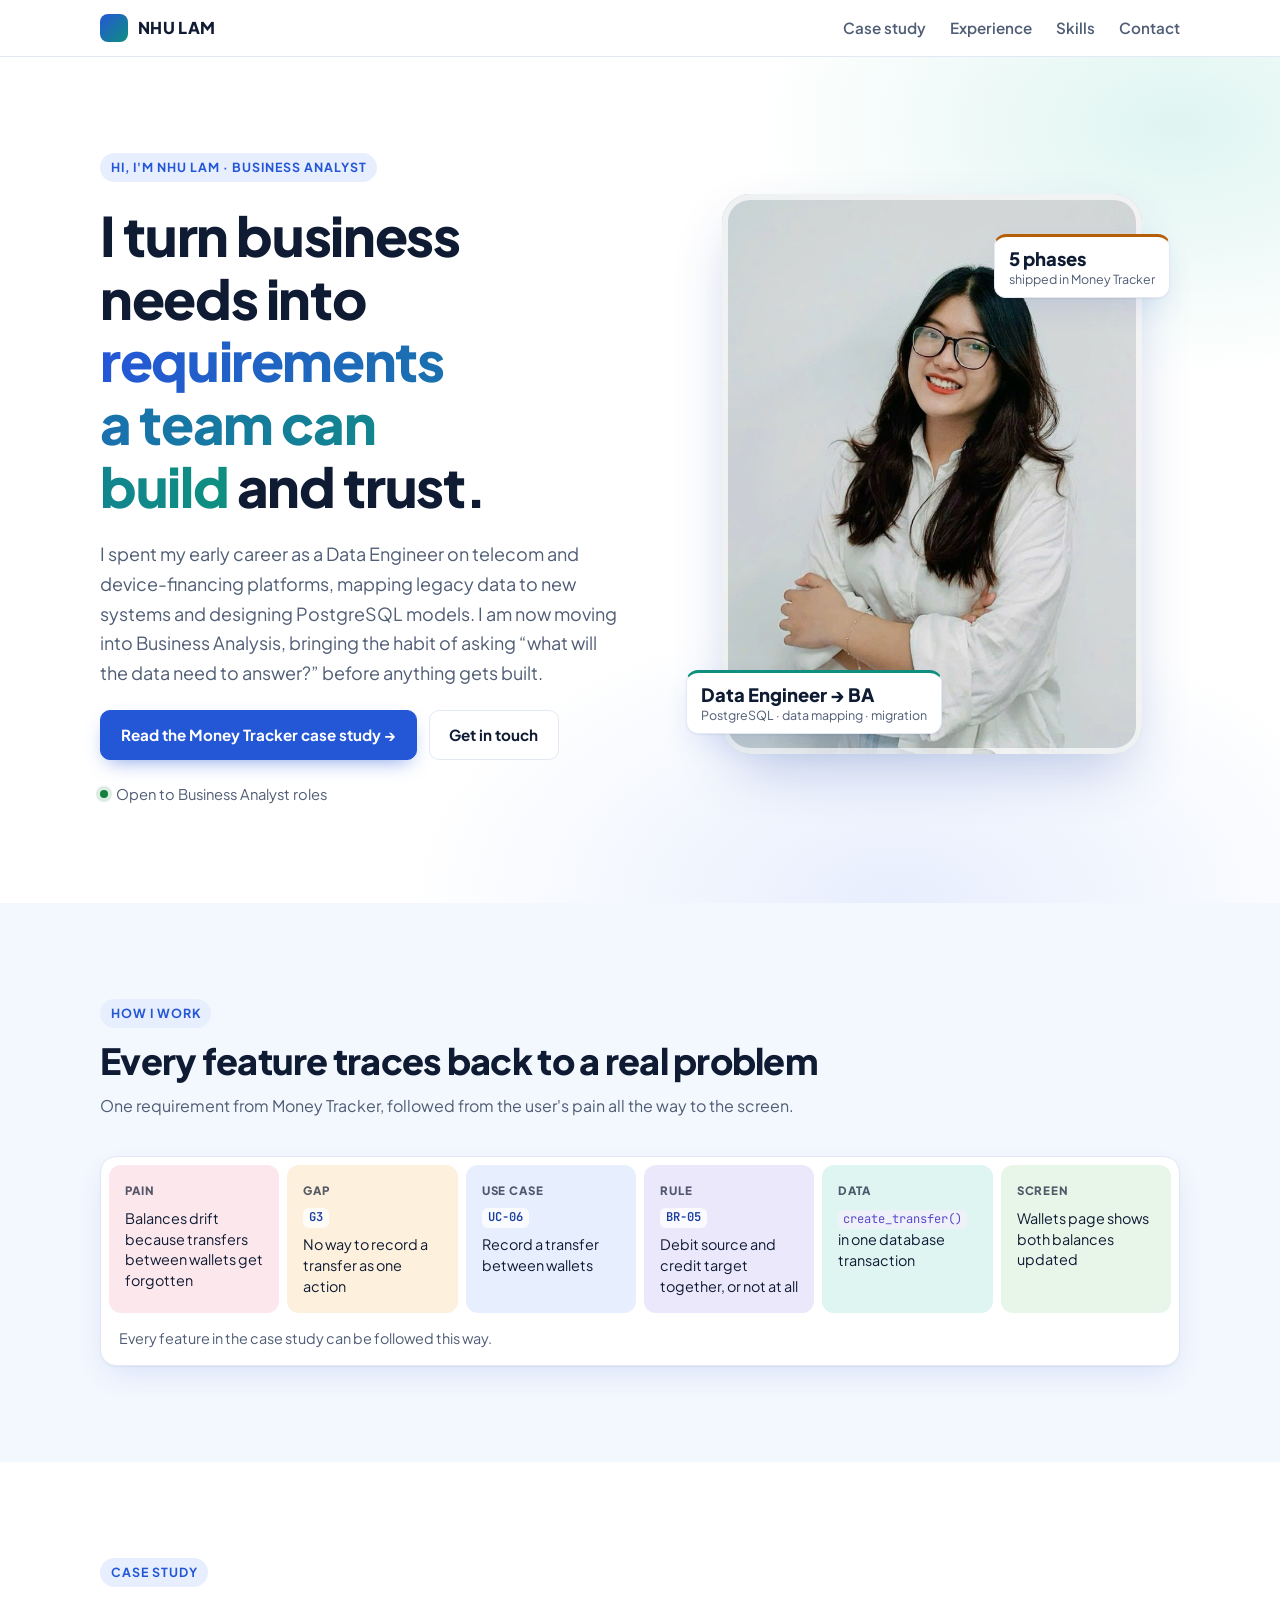
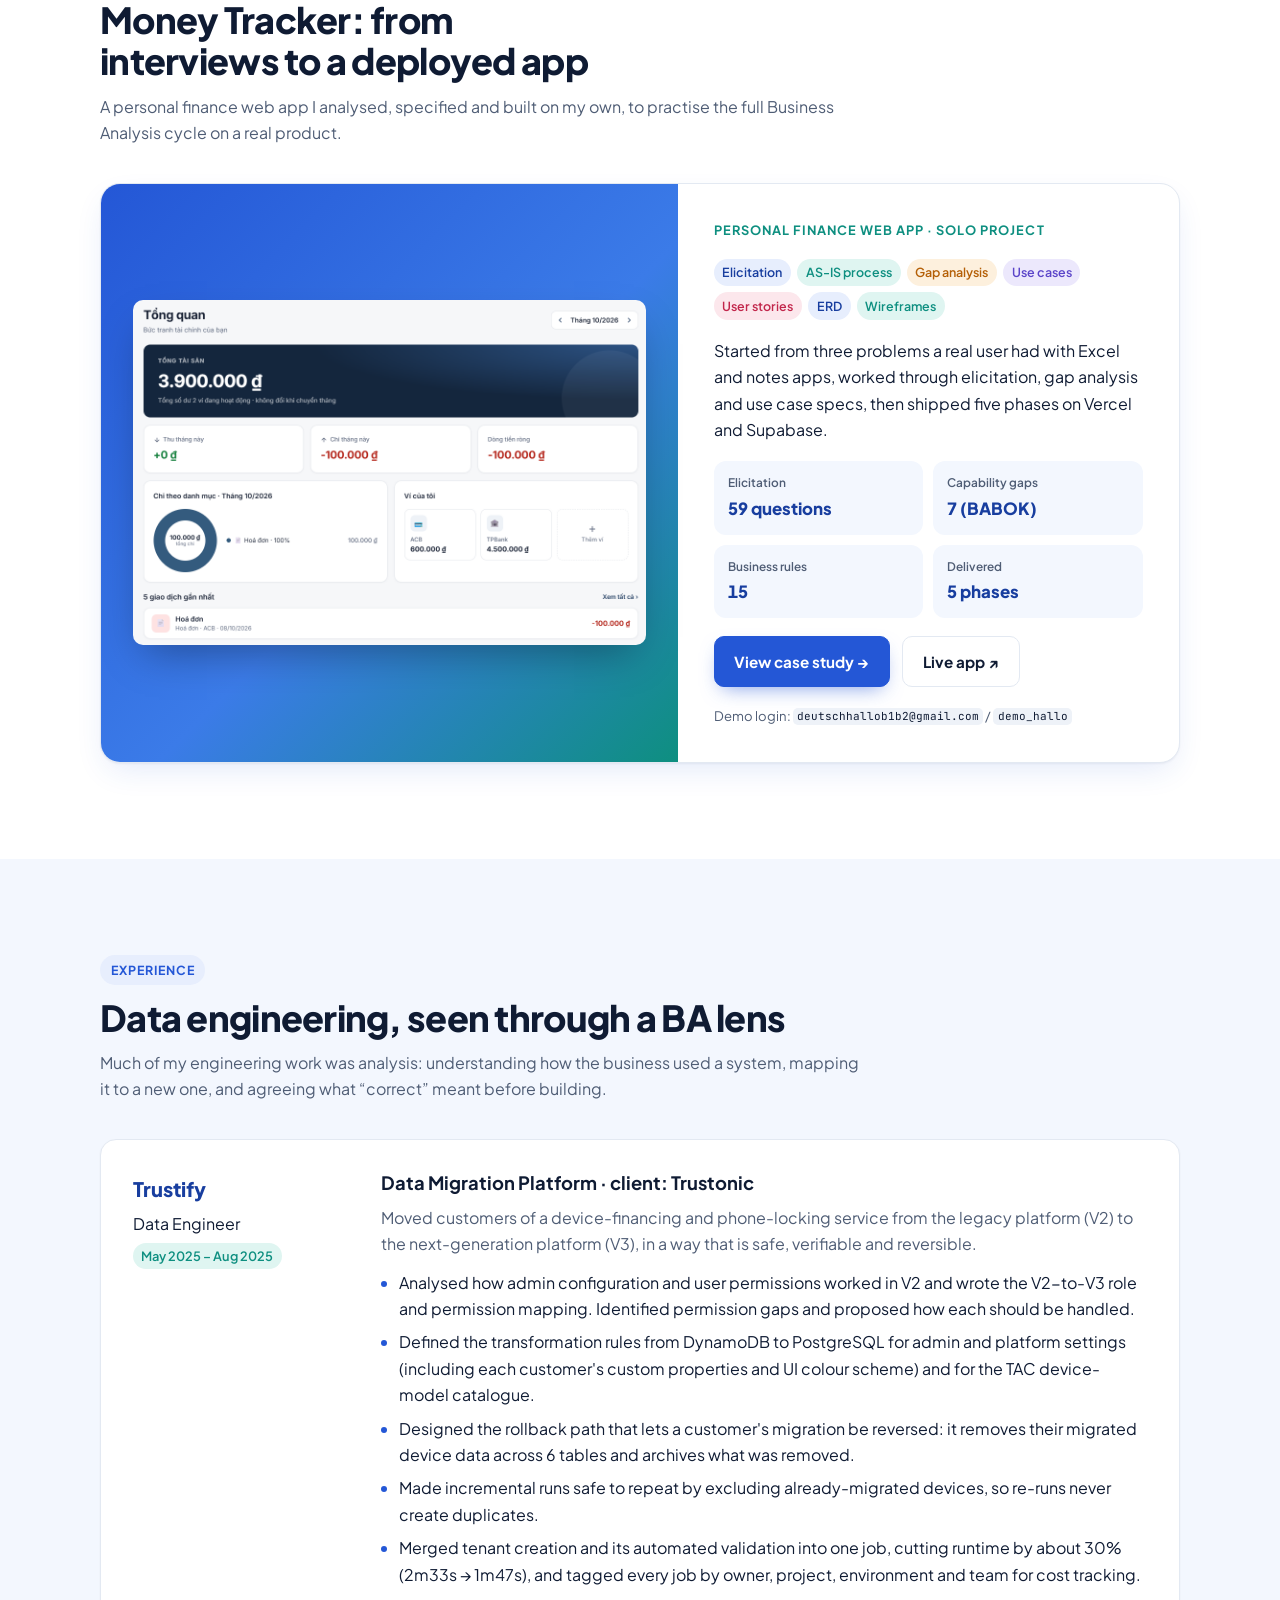
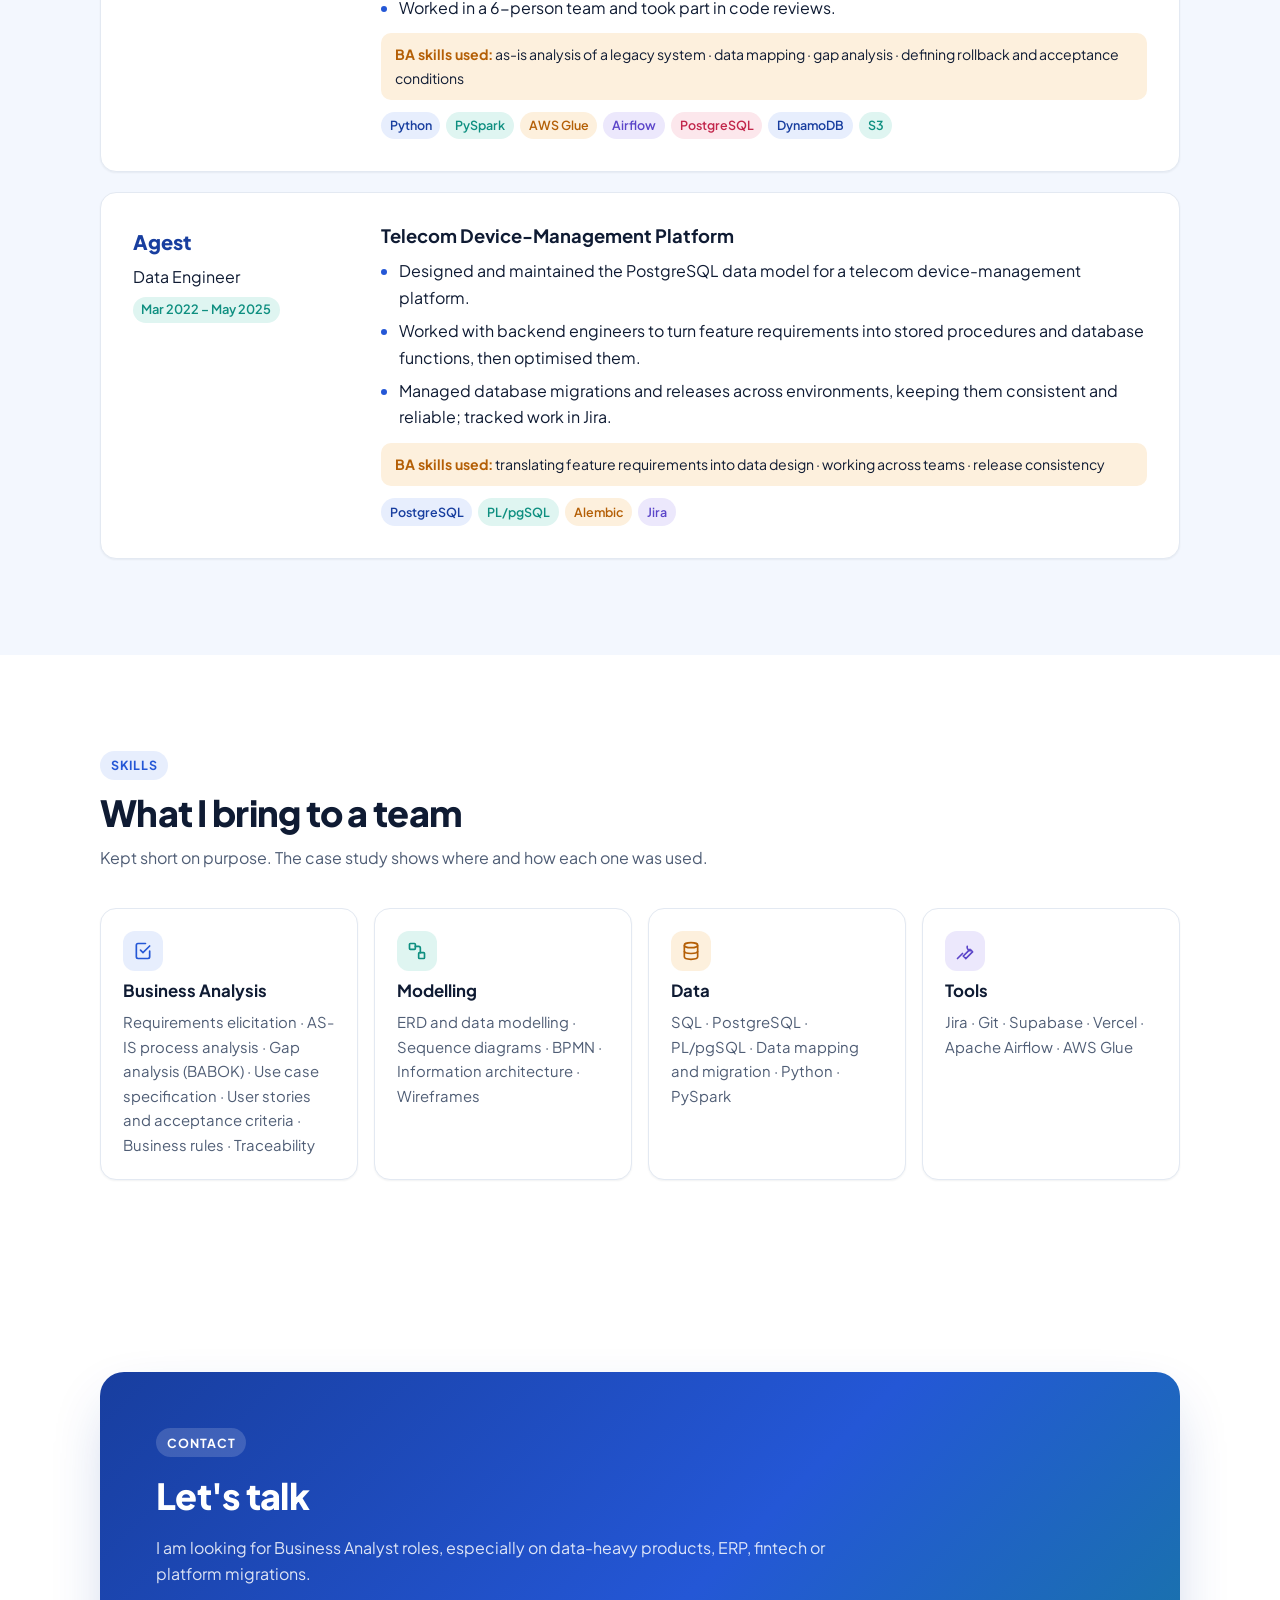
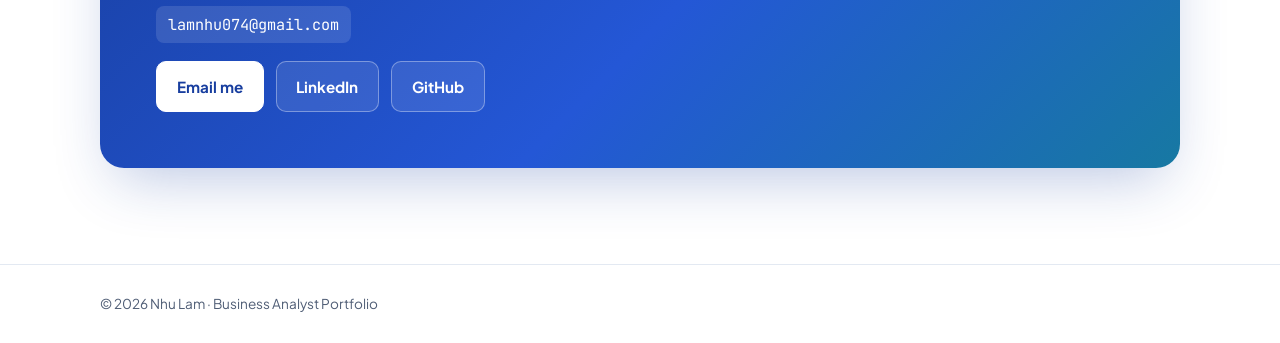
<file: index.html>
<!DOCTYPE html>
<html lang="en">
<head>
<meta charset="UTF-8">
<meta name="viewport" content="width=device-width, initial-scale=1, viewport-fit=cover">
<title>Nhu Lam · Business Analyst Portfolio</title>
<meta name="claude:viewport-fit-sides" content="cover">
<meta name="description" content="Data Engineer moving into Business Analysis. Case study: Money Tracker, from elicitation to a deployed product.">
<link rel="preconnect" href="https://fonts.googleapis.com">
<link rel="preconnect" href="https://fonts.gstatic.com" crossorigin>
<link rel="stylesheet" href="https://fonts.googleapis.com/css2?family=JetBrains+Mono:wght@500;600;700&family=Plus+Jakarta+Sans:wght@400;500;600;700;800&display=swap">
<link rel="stylesheet" href="style.css">
</head>
<body>

<header class="site-header">
  <div class="wrap">
    <a class="brand" href="#top">NHU LAM</a>
    <nav class="nav" aria-label="Main">
      <a href="#work">Case study</a>
      <a href="#experience">Experience</a>
      <a href="#skills">Skills</a>
      <a href="#contact">Contact</a>
    </nav>
  </div>
</header>

<main id="top">

  <section class="hero">
    <div class="wrap">
      <div class="hero-copy">
        <p class="eyebrow">Hi, I'm Nhu Lam · Business Analyst</p>
        <h1>I turn business needs into <span class="hl">requirements a team can build</span> and trust.</h1>
        <p class="lede">I spent my early career as a Data Engineer on telecom and device-financing platforms, mapping legacy data to new systems and designing PostgreSQL models. I am now moving into Business Analysis, bringing the habit of asking “what will the data need to answer?” before anything gets built.</p>
        <div class="actions">
          <a class="btn primary" href="money-tracker.html">Read the Money Tracker case study →</a>
          <a class="btn" href="#contact">Get in touch</a>
        </div>
        <div class="hero-meta">
          <span>Open to Business Analyst roles</span>
        </div>
      </div>

      <div class="mock portrait">
        <div class="portrait-frame">
          <img src="portrait.jpg" alt="Portrait of Nhu Lam" width="720" height="960">
        </div>
        <div class="float f1"><b>Data Engineer → BA</b>PostgreSQL · data mapping · migration</div>
        <div class="float f2"><b>5 phases</b>shipped in Money Tracker</div>
      </div>
    </div>
  </section>

  <section id="how">
    <div class="wrap">
      <div class="section-head">
        <p class="eyebrow">How I work</p>
        <h2>Every feature traces back to a real problem</h2>
        <p class="muted">One requirement from Money Tracker, followed from the user's pain all the way to the screen.</p>
      </div>
      <aside class="trace" aria-label="Example of requirement traceability">
                <ol>
          <li><span class="k">Pain</span><span class="v">Balances drift because transfers between wallets get forgotten</span></li>
          <li><span class="k">Gap</span><span class="v"><span class="id">G3</span>No way to record a transfer as one action</span></li>
          <li><span class="k">Use case</span><span class="v"><span class="id">UC-06</span>Record a transfer between wallets</span></li>
          <li><span class="k">Rule</span><span class="v"><span class="id">BR-05</span>Debit source and credit target together, or not at all</span></li>
          <li><span class="k">Data</span><span class="v"><code>create_transfer()</code> in one database transaction</span></li>
          <li><span class="k">Screen</span><span class="v">Wallets page shows both balances updated</span></li>
        </ol>
        <p class="trace-foot">Every feature in the case study can be followed this way.</p>
      </aside>
    </div>
  </section>

  <section id="work">
    <div class="wrap">
      <div class="section-head">
        <p class="eyebrow">Case study</p>
        <h2>Money Tracker: from interviews to a deployed app</h2>
        <p class="muted">A personal finance web app I analysed, specified and built on my own, to practise the full Business Analysis cycle on a real product.</p>
      </div>

      <article class="feature">
        <div class="feature-shot">
          <img src="dashboard-crop.png" alt="Money Tracker dashboard showing total balance, monthly income and expense, spending by category and wallets" width="1070" height="720" loading="lazy">
        </div>
        <div class="feature-body">
          <p class="kicker">Personal finance web app · Solo project</p>
          <div class="tags">
            <span class="tag">Elicitation</span>
            <span class="tag">AS-IS process</span>
            <span class="tag">Gap analysis</span>
            <span class="tag">Use cases</span>
            <span class="tag">User stories</span>
            <span class="tag">ERD</span>
            <span class="tag">Wireframes</span>
          </div>
          <p>Started from three problems a real user had with Excel and notes apps, worked through elicitation, gap analysis and use case specs, then shipped five phases on Vercel and Supabase.</p>
          <dl class="facts">
            <div><dt>Elicitation</dt><dd>59 questions</dd></div>
            <div><dt>Capability gaps</dt><dd>7 (BABOK)</dd></div>
            <div><dt>Business rules</dt><dd>15</dd></div>
            <div><dt>Delivered</dt><dd>5 phases</dd></div>
          </dl>
          <div class="actions">
            <a class="btn primary" href="money-tracker.html">View case study →</a>
            <a class="btn" href="https://money-tracker-bice-nu.vercel.app/login" target="_blank" rel="noopener">Live app ↗</a>
          </div>
          <p class="demo-note">Demo login: <code>deutschhallob1b2@gmail.com</code> / <code>demo_hallo</code></p>
        </div>
      </article>
    </div>
  </section>

  <section id="experience">
    <div class="wrap">
      <div class="section-head">
        <p class="eyebrow">Experience</p>
        <h2>Data engineering, seen through a BA lens</h2>
        <p class="muted">Much of my engineering work was analysis: understanding how the business used a system, mapping it to a new one, and agreeing what “correct” meant before building.</p>
      </div>

      <div class="jobs">
        <article class="job">
          <div class="job-side">
            <span class="co">Trustify</span>
            <span>Data Engineer</span>
            <span class="when">May 2025 – Aug 2025</span>
          </div>
          <div class="job-main">
            <h3>Data Migration Platform · client: Trustonic</h3>
            <p class="muted">Moved customers of a device-financing and phone-locking service from the legacy platform (V2) to the next-generation platform (V3), in a way that is safe, verifiable and reversible.</p>
            <ul>
              <li>Analysed how admin configuration and user permissions worked in V2 and wrote the V2-to-V3 role and permission mapping. Identified permission gaps and proposed how each should be handled.</li>
              <li>Defined the transformation rules from DynamoDB to PostgreSQL for admin and platform settings (including each customer's custom properties and UI colour scheme) and for the TAC device-model catalogue.</li>
              <li>Designed the rollback path that lets a customer's migration be reversed: it removes their migrated device data across 6 tables and archives what was removed.</li>
              <li>Made incremental runs safe to repeat by excluding already-migrated devices, so re-runs never create duplicates.</li>
              <li>Merged tenant creation and its automated validation into one job, cutting runtime by about 30% (2m33s → 1m47s), and tagged every job by owner, project, environment and team for cost tracking.</li>
              <li>Worked in a 6-person team and took part in code reviews.</li>
            </ul>
            <p class="ba-lens"><b>BA skills used:</b> as-is analysis of a legacy system · data mapping · gap analysis · defining rollback and acceptance conditions</p>
            <div class="tags">
              <span class="tag">Python</span><span class="tag">PySpark</span><span class="tag">AWS Glue</span><span class="tag">Airflow</span><span class="tag">PostgreSQL</span><span class="tag">DynamoDB</span><span class="tag">S3</span>
            </div>
          </div>
        </article>

        <article class="job">
          <div class="job-side">
            <span class="co">Agest</span>
            <span>Data Engineer</span>
            <span class="when">Mar 2022 – May 2025</span>
          </div>
          <div class="job-main">
            <h3>Telecom Device-Management Platform</h3>
            <ul>
              <li>Designed and maintained the PostgreSQL data model for a telecom device-management platform.</li>
              <li>Worked with backend engineers to turn feature requirements into stored procedures and database functions, then optimised them.</li>
              <li>Managed database migrations and releases across environments, keeping them consistent and reliable; tracked work in Jira.</li>
            </ul>
            <p class="ba-lens"><b>BA skills used:</b> translating feature requirements into data design · working across teams · release consistency</p>
            <div class="tags">
              <span class="tag">PostgreSQL</span><span class="tag">PL/pgSQL</span><span class="tag">Alembic</span><span class="tag">Jira</span>
            </div>
          </div>
        </article>
      </div>
    </div>
  </section>

  <section id="skills">
    <div class="wrap">
      <div class="section-head">
        <p class="eyebrow">Skills</p>
        <h2>What I bring to a team</h2>
        <p class="muted">Kept short on purpose. The case study shows where and how each one was used.</p>
      </div>
      <div class="skills">
        <div class="skill">
          <h3>Business Analysis</h3>
          <p>Requirements elicitation · AS-IS process analysis · Gap analysis (BABOK) · Use case specification · User stories and acceptance criteria · Business rules · Traceability</p>
        </div>
        <div class="skill">
          <h3>Modelling</h3>
          <p>ERD and data modelling · Sequence diagrams · BPMN · Information architecture · Wireframes</p>
        </div>
        <div class="skill">
          <h3>Data</h3>
          <p>SQL · PostgreSQL · PL/pgSQL · Data mapping and migration · Python · PySpark</p>
        </div>
        <div class="skill">
          <h3>Tools</h3>
          <p>Jira · Git · Supabase · Vercel · Apache Airflow · AWS Glue</p>
        </div>
      </div>
    </div>
  </section>

  <section id="contact">
    <div class="wrap"><div class="contact">
      <p class="eyebrow">Contact</p>
      <h2>Let's talk</h2>
      <p class="muted">I am looking for Business Analyst roles, especially on data-heavy products, ERP, fintech or platform migrations.</p>
      <div class="contact-list">
        <span>lamnhu074@gmail.com</span>
      </div>
      <div class="actions">
        <a class="btn primary" href="mailto:lamnhu074@gmail.com">Email me</a>
        <a class="btn" href="https://www.linkedin.com/in/nhu-lam-nguyen-huynh/" target="_blank" rel="noopener">LinkedIn</a>
        <a class="btn" href="https://github.com/NhuLamNg" target="_blank" rel="noopener">GitHub</a>
      </div>
    </div>
  </div>
  </section>

</main>

<footer>
  <div class="wrap">© 2026 Nhu Lam · Business Analyst Portfolio</div>
</footer>

</body>
</html>
</file>
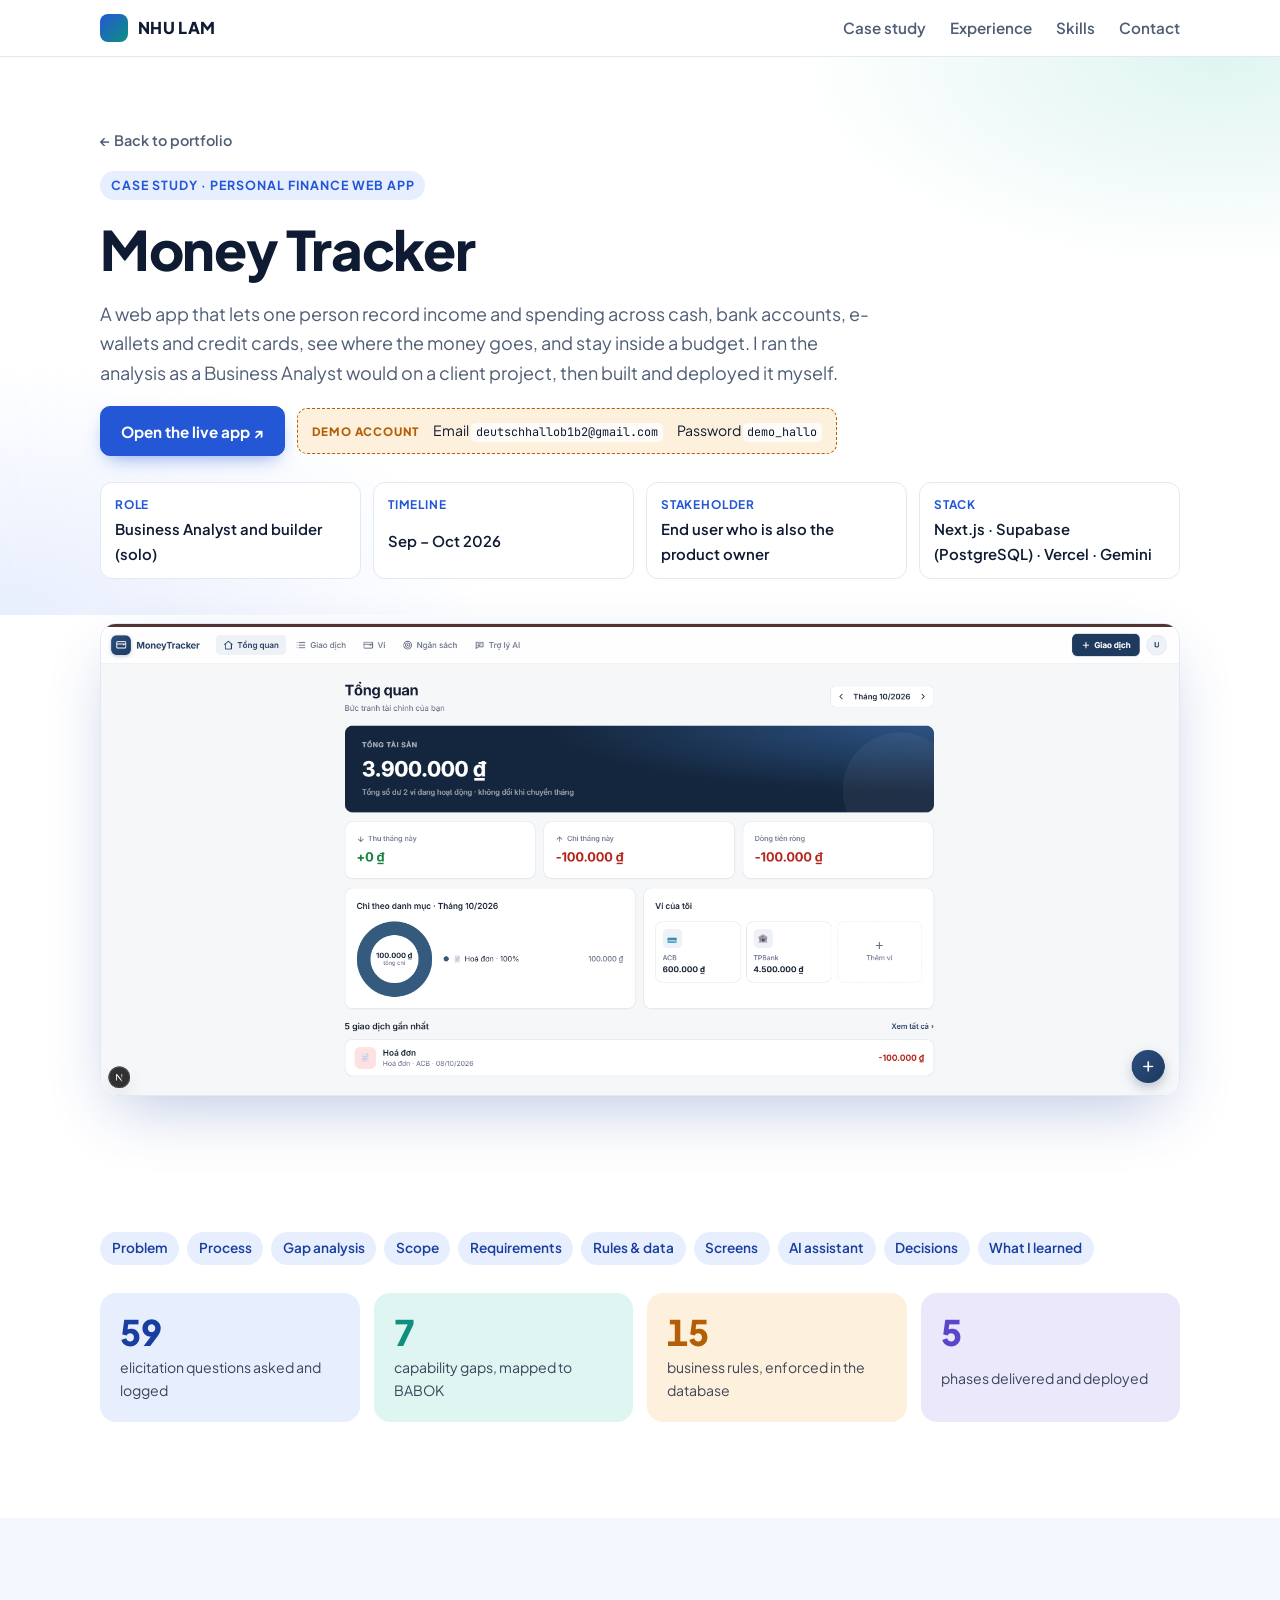
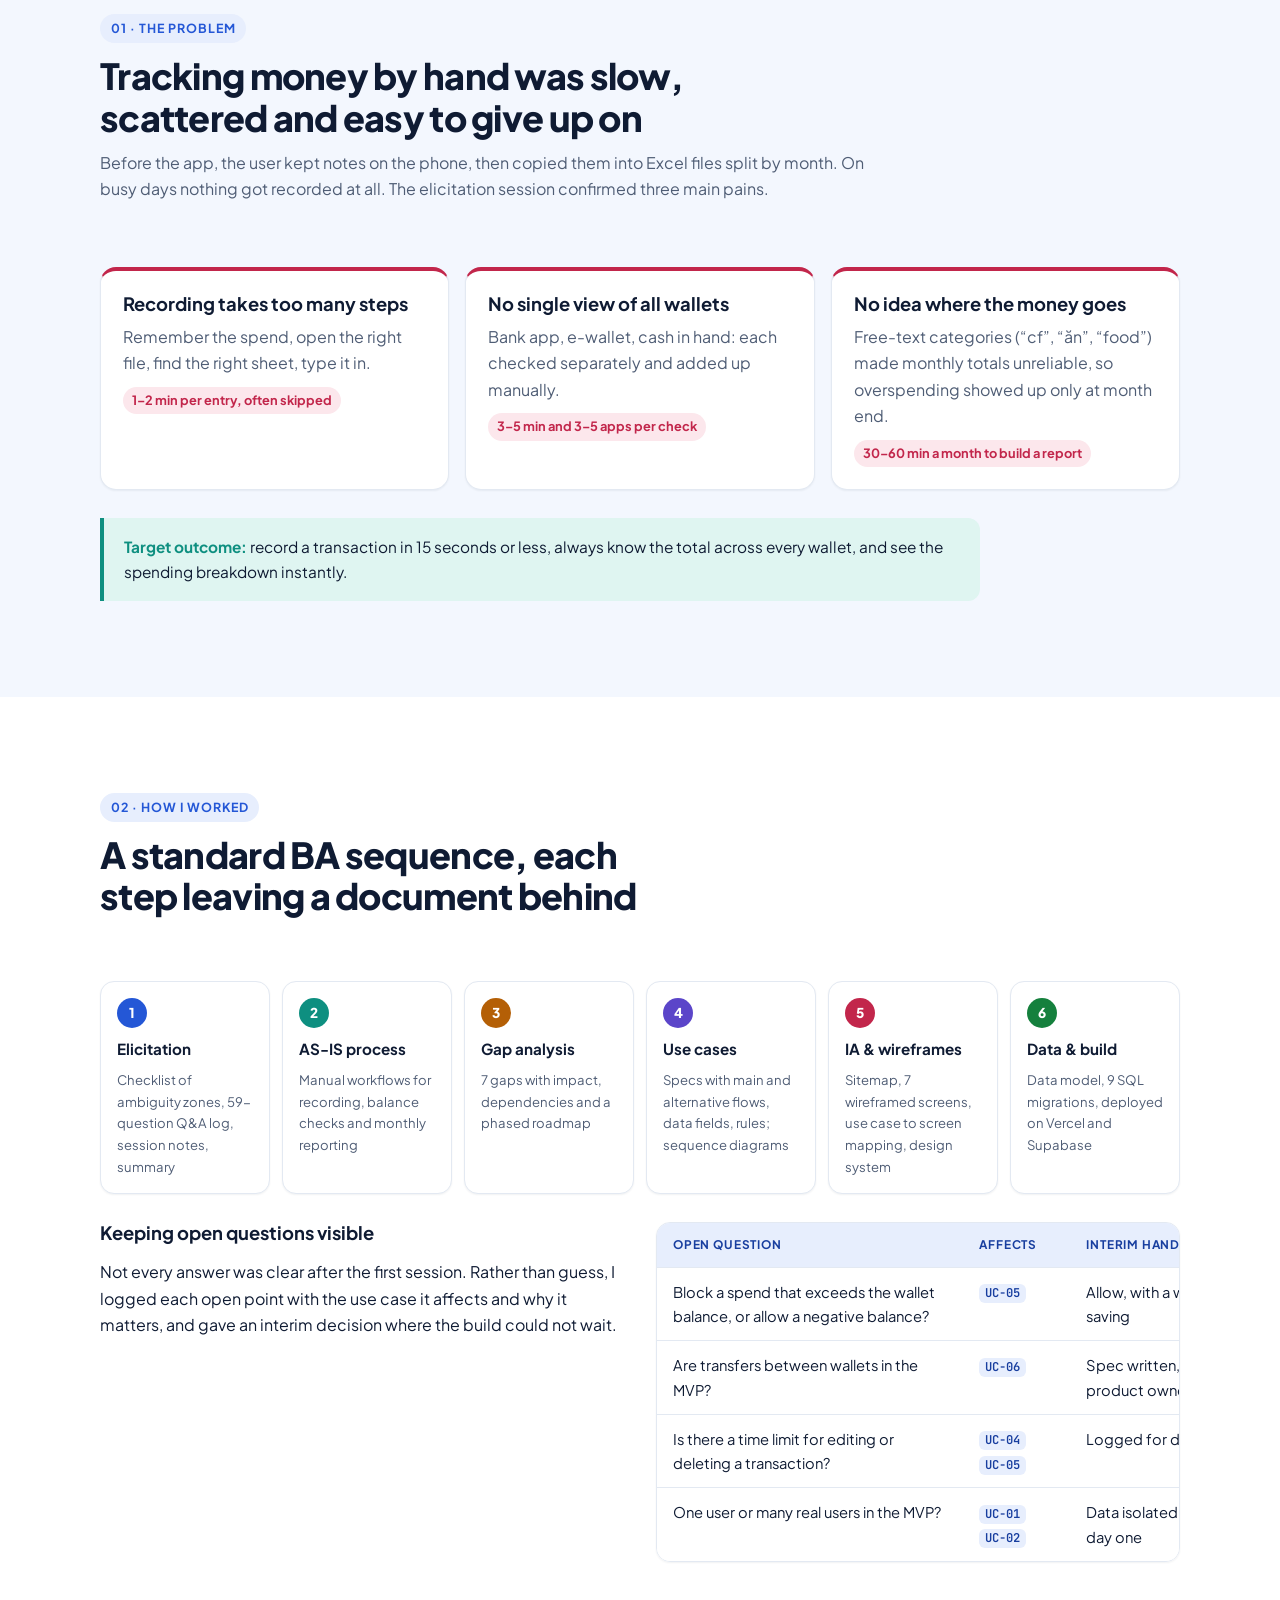
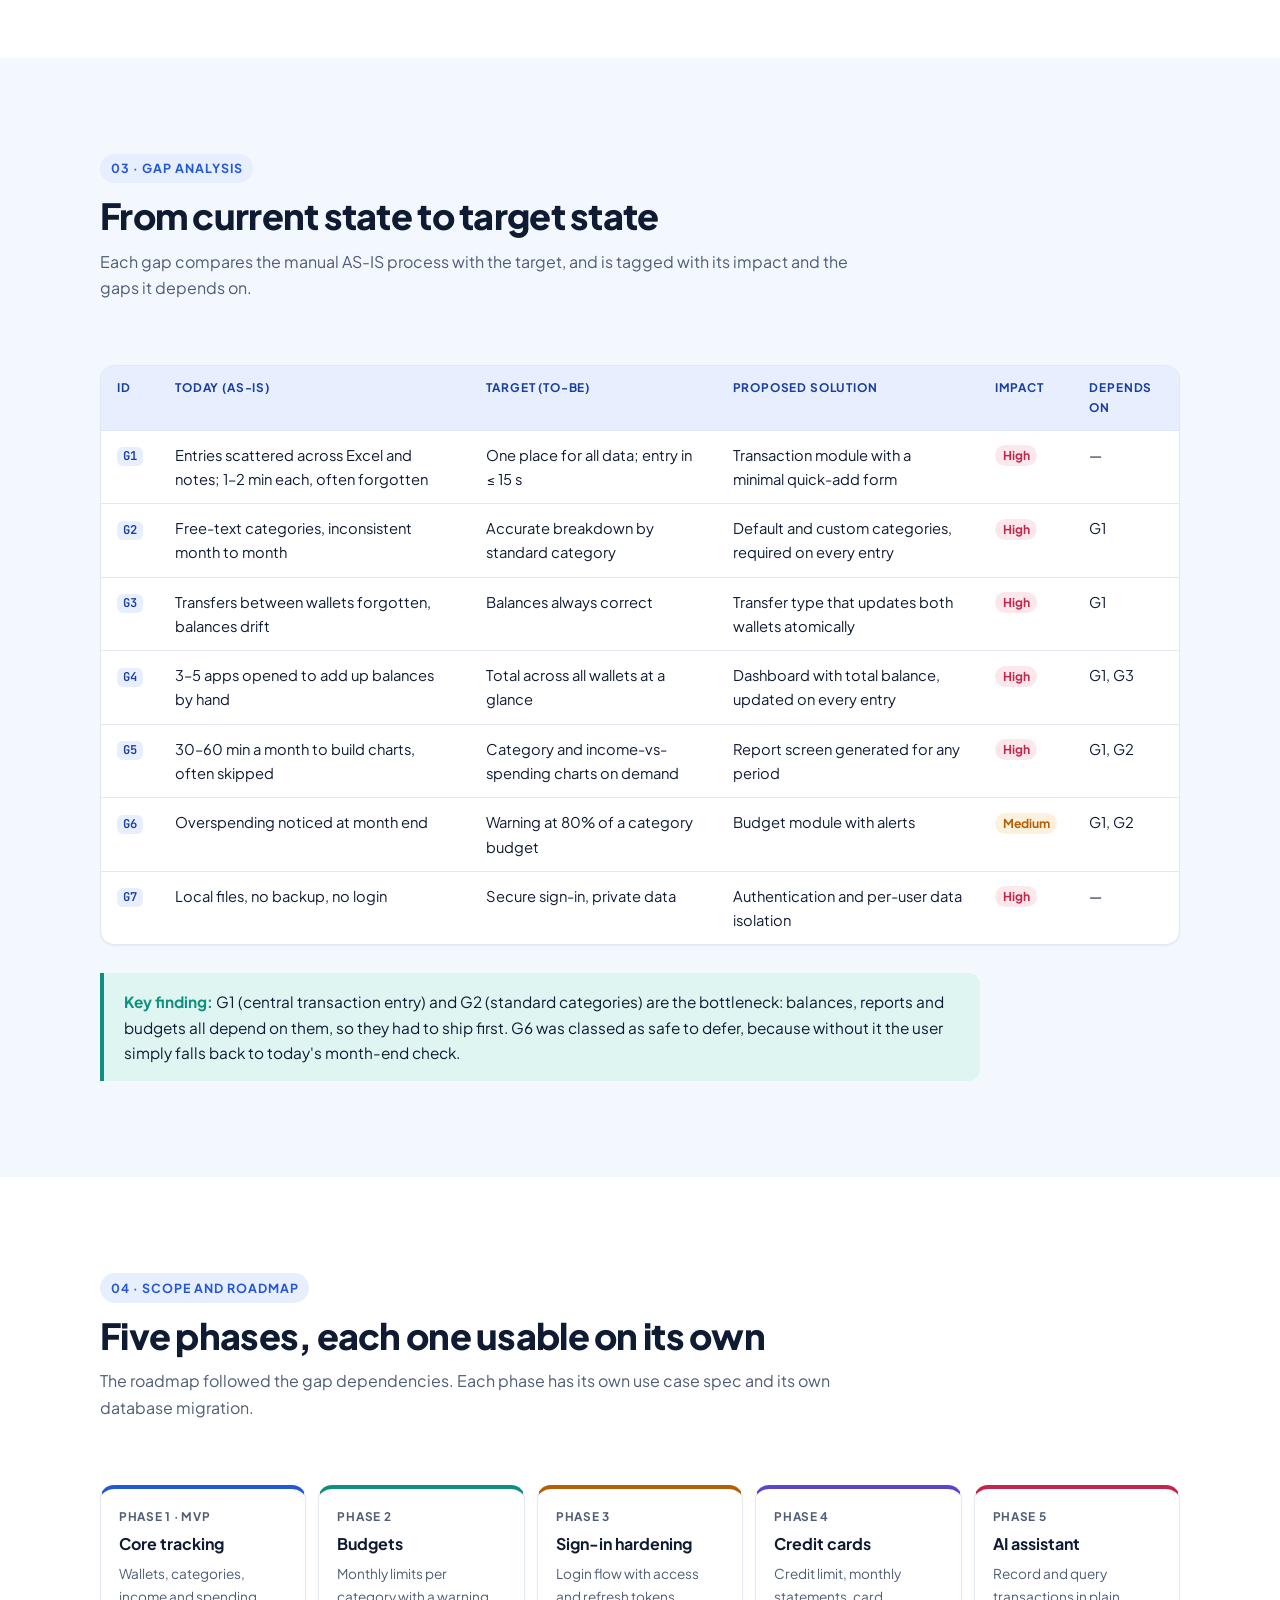
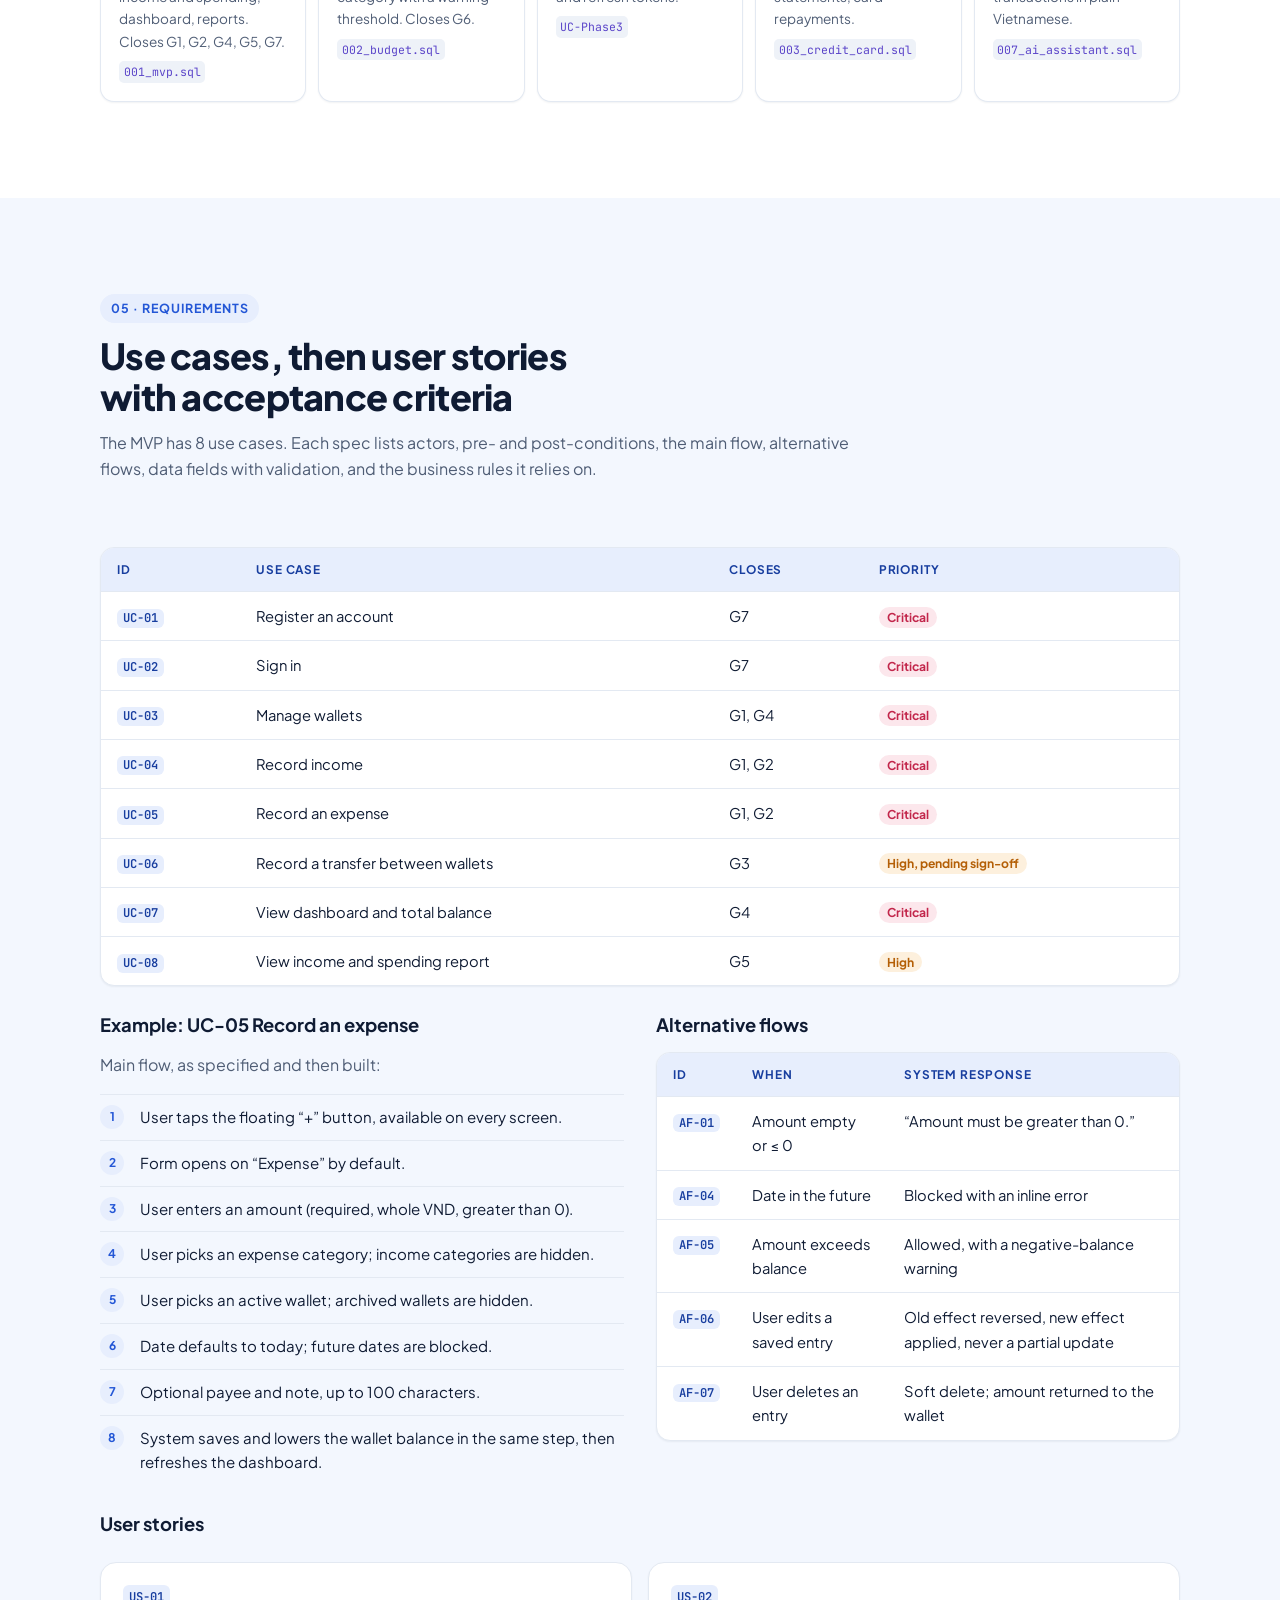
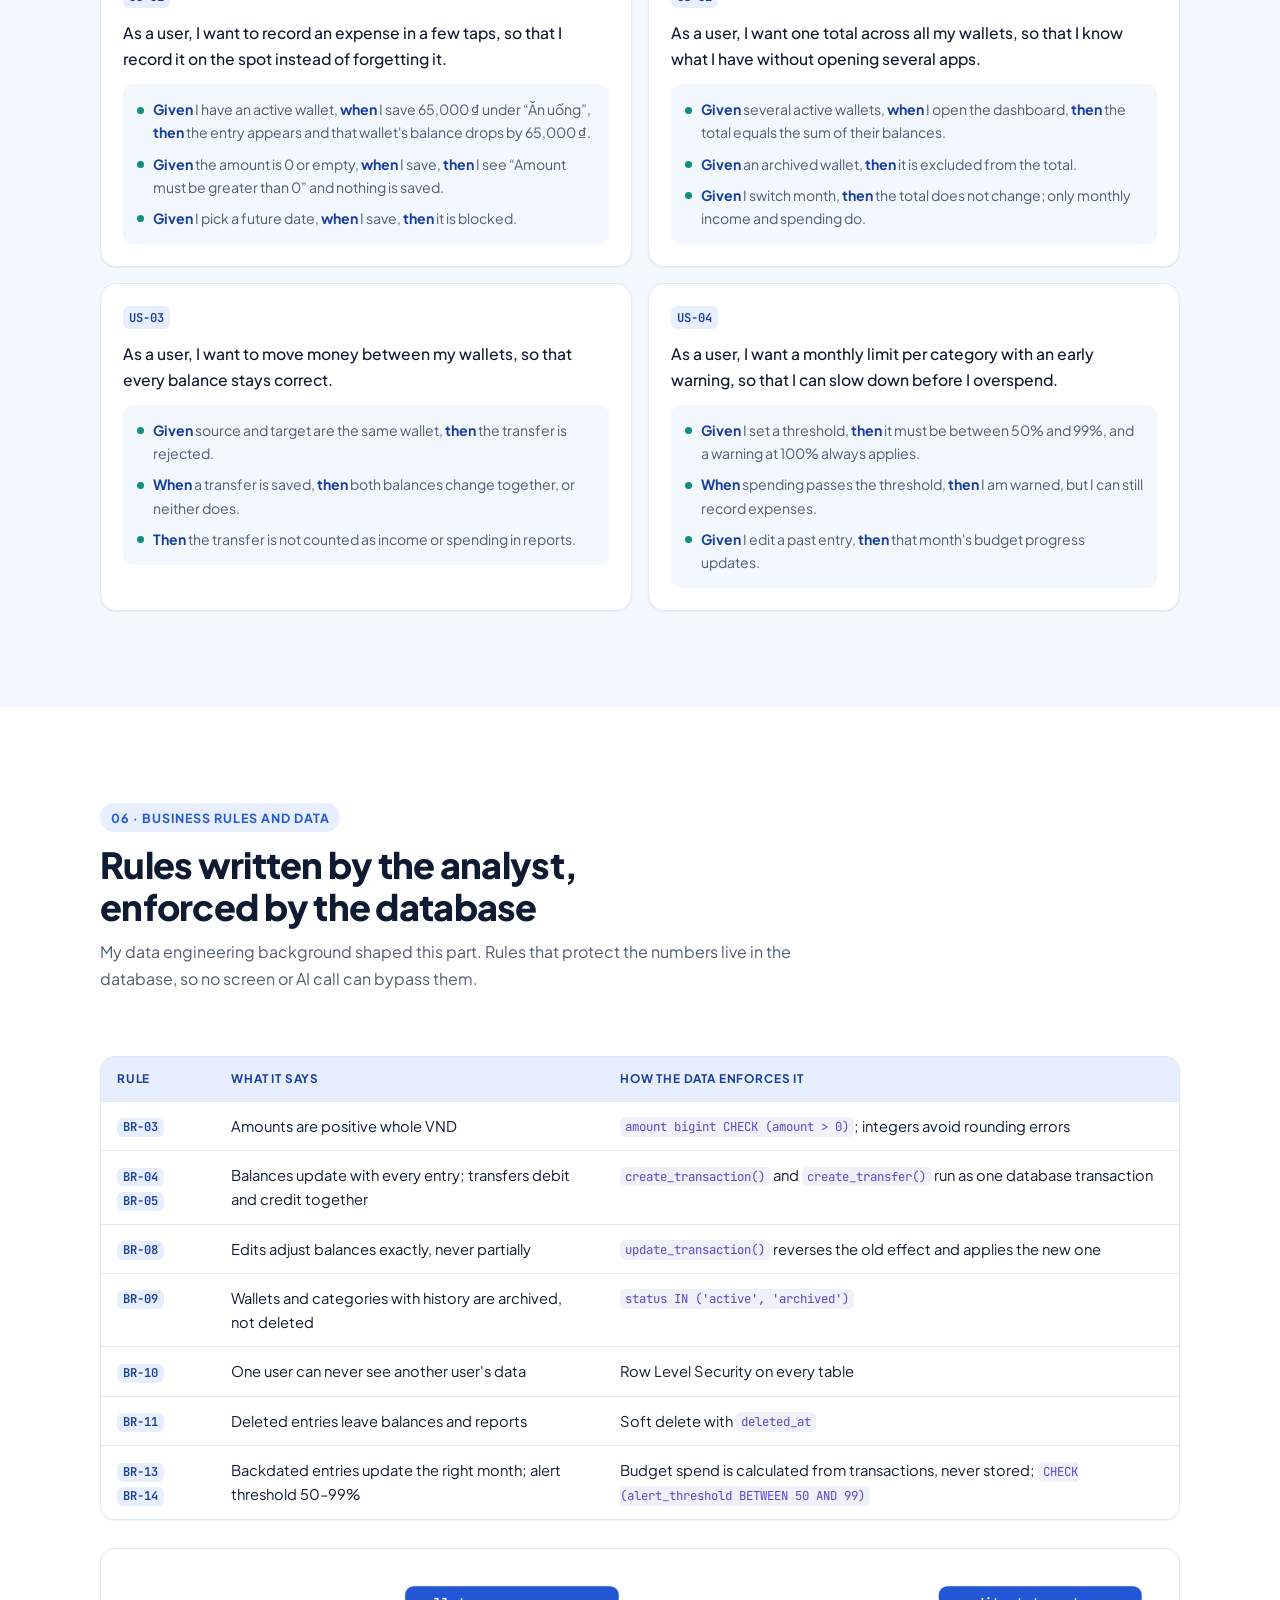
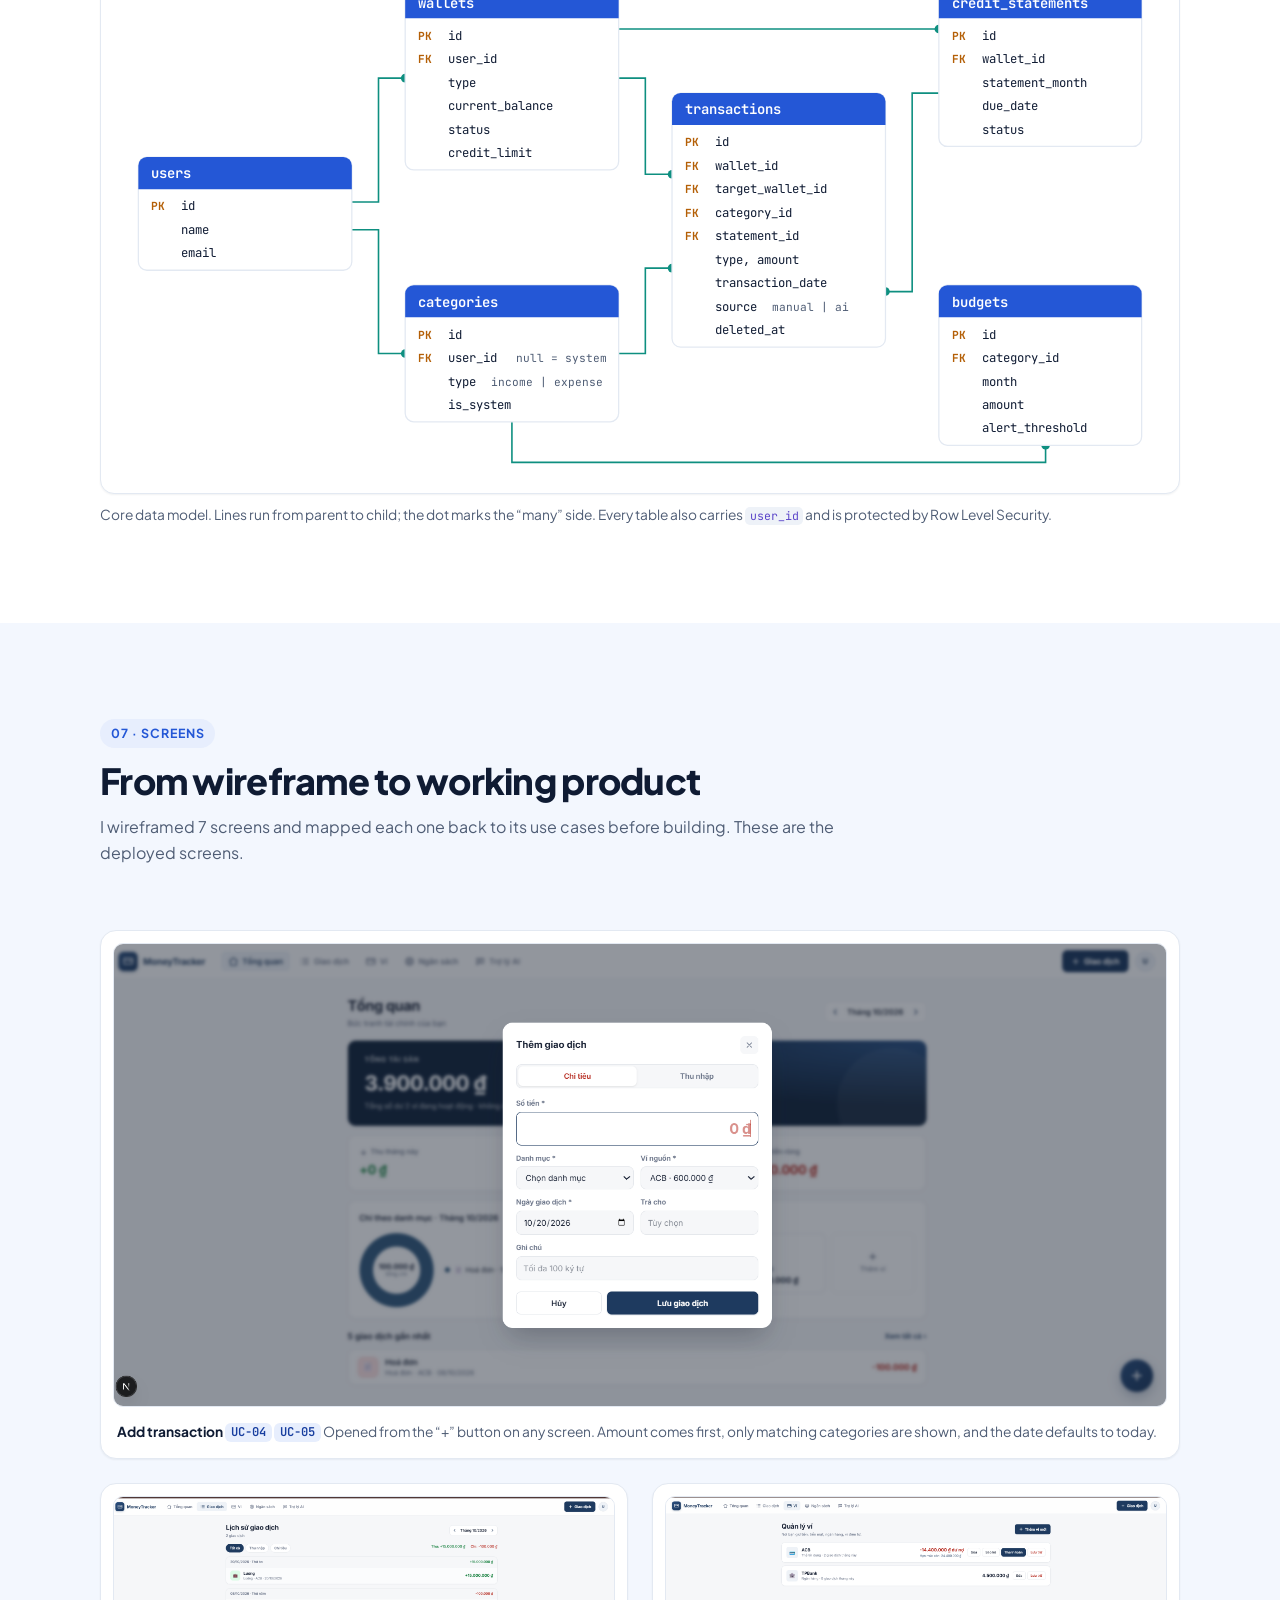
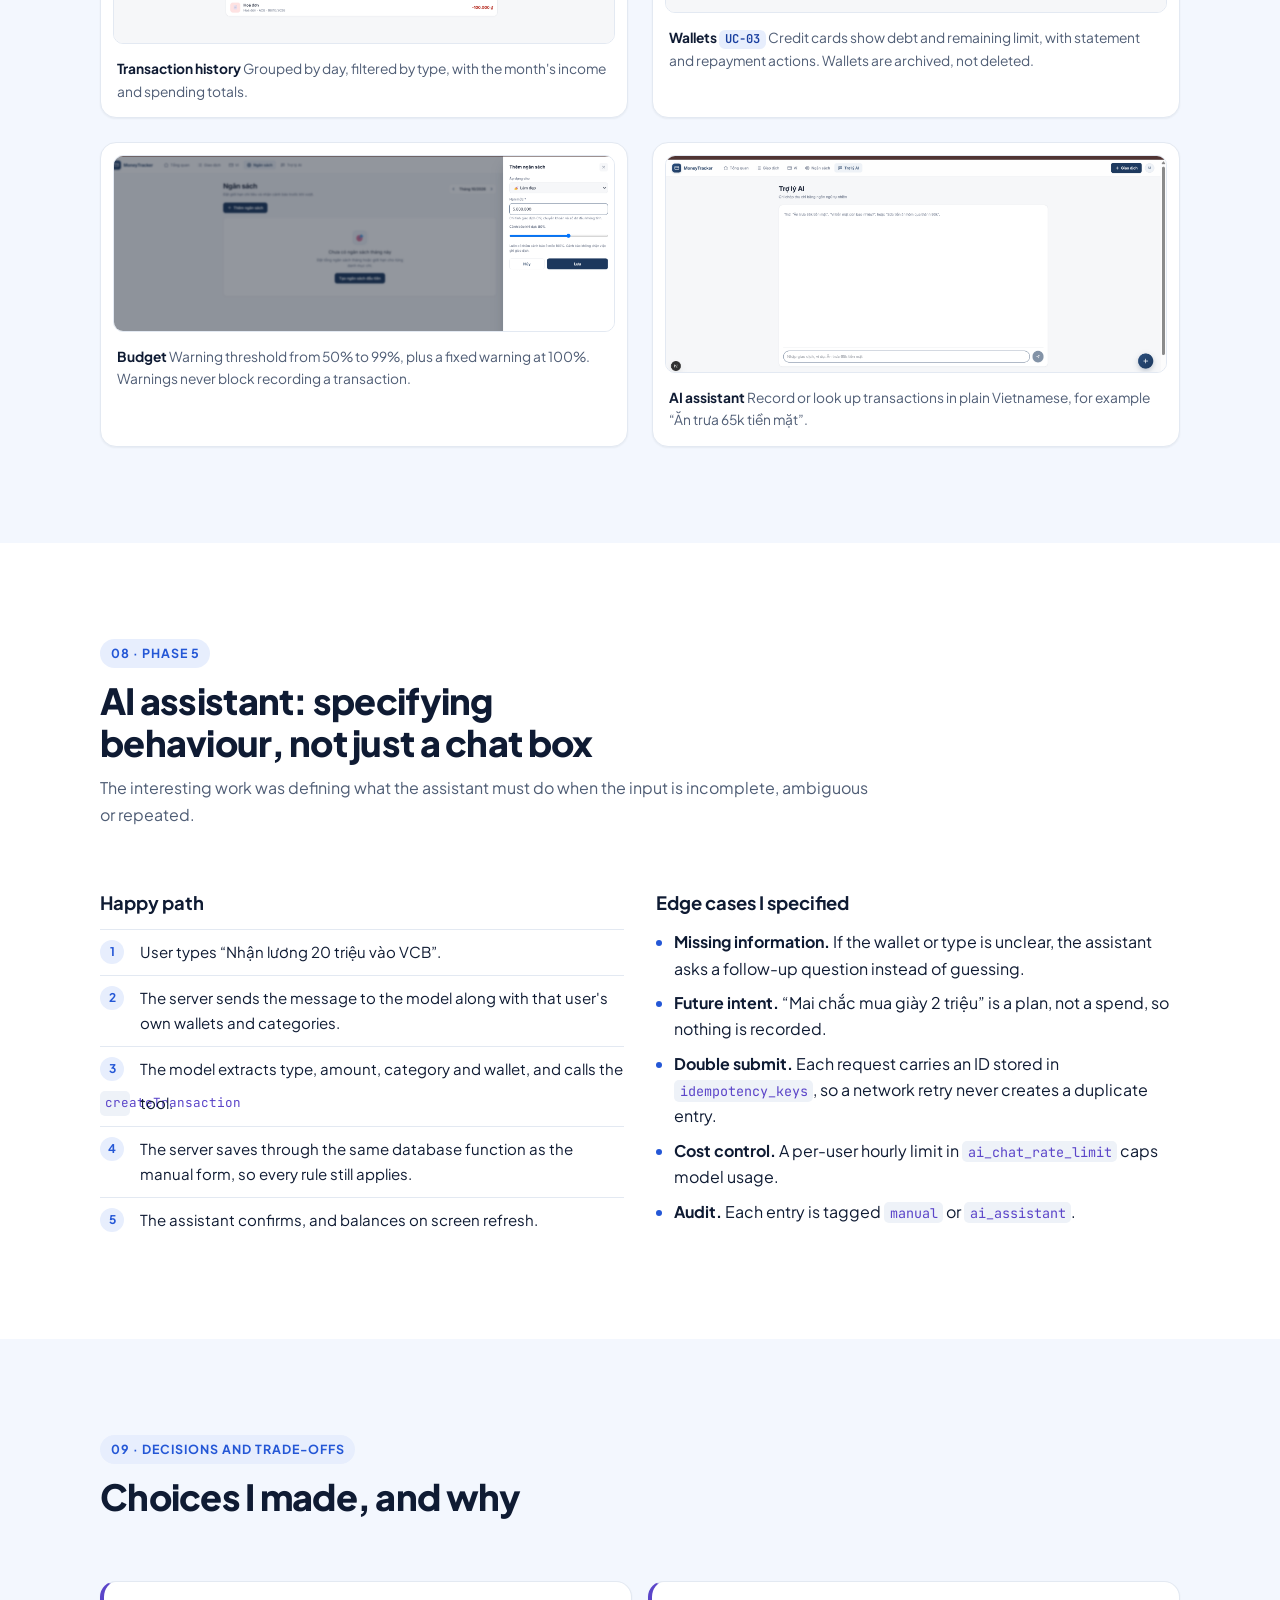
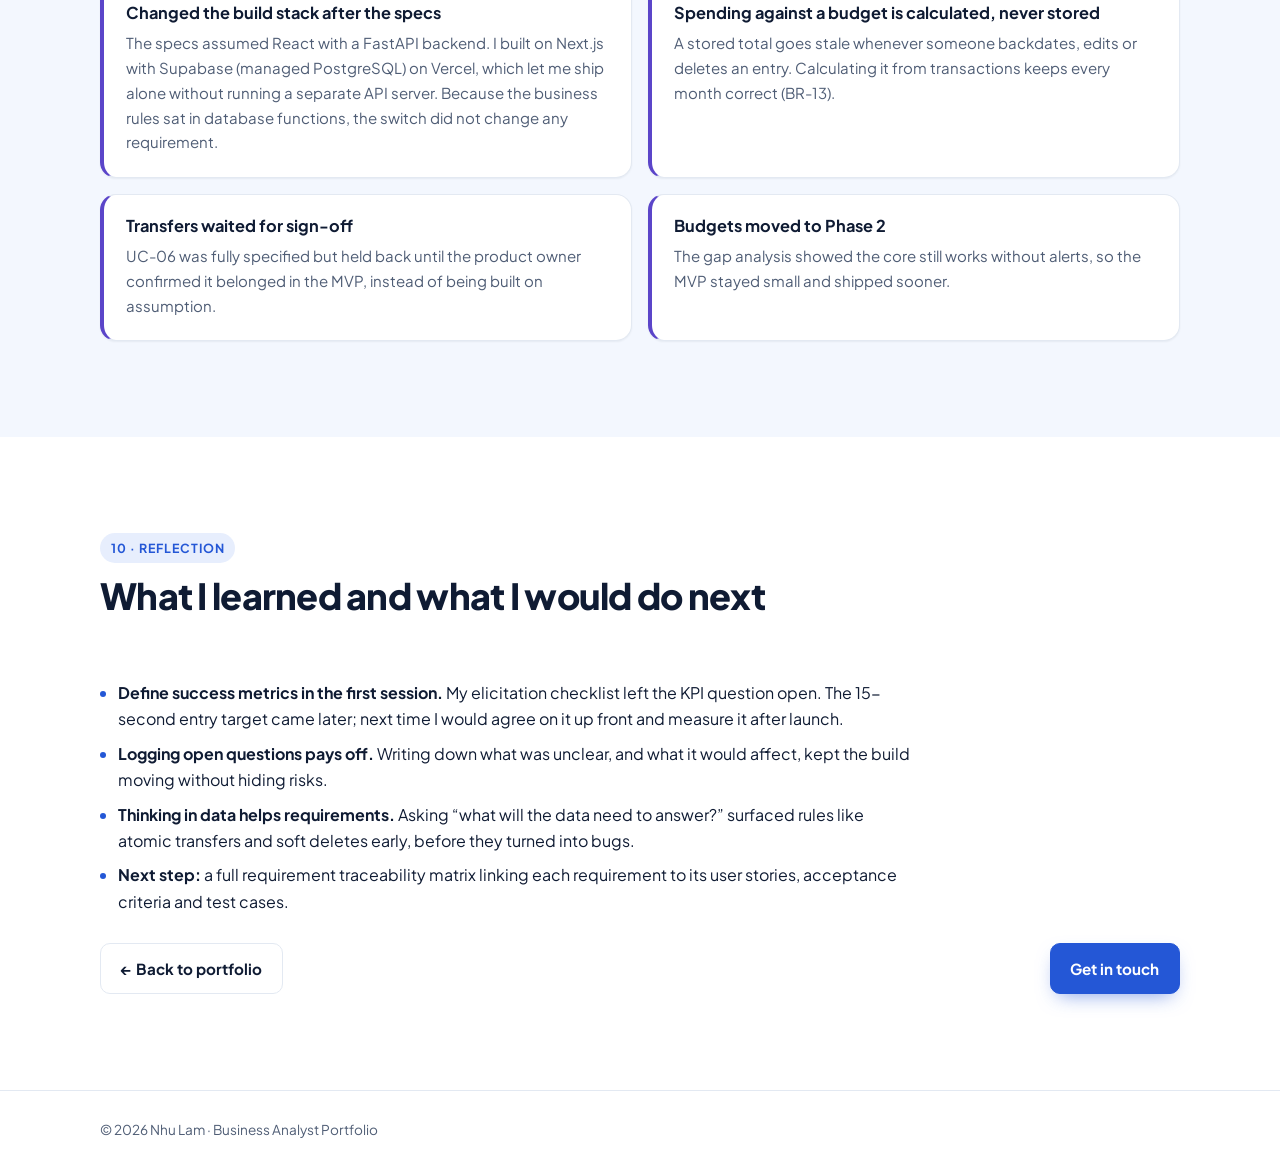
<file: money-tracker.html>
<!DOCTYPE html>
<html lang="en">
<head>
<meta charset="UTF-8">
<meta name="viewport" content="width=device-width, initial-scale=1, viewport-fit=cover">
<title>Money Tracker Case Study · Nhu Lam</title>
<meta name="claude:viewport-fit-sides" content="cover">
<meta name="description" content="Money Tracker: a personal finance web app taken from requirements elicitation to a deployed product.">
<link rel="preconnect" href="https://fonts.googleapis.com">
<link rel="preconnect" href="https://fonts.gstatic.com" crossorigin>
<link rel="stylesheet" href="https://fonts.googleapis.com/css2?family=JetBrains+Mono:wght@500;600;700&family=Plus+Jakarta+Sans:wght@400;500;600;700;800&display=swap">
<link rel="stylesheet" href="style.css">
</head>
<body>

<header class="site-header">
  <div class="wrap">
    <a class="brand" href="index.html">NHU LAM</a>
    <nav class="nav" aria-label="Main">
      <a href="index.html#work">Case study</a>
      <a href="index.html#experience">Experience</a>
      <a href="index.html#skills">Skills</a>
      <a href="index.html#contact">Contact</a>
    </nav>
  </div>
</header>

<main>

  <div class="cs-hero">
    <div class="wrap">
      <a class="back" href="index.html">← Back to portfolio</a>
      <p class="eyebrow">Case study · Personal finance web app</p>
      <h1>Money Tracker</h1>
      <p class="lede">A web app that lets one person record income and spending across cash, bank accounts, e-wallets and credit cards, see where the money goes, and stay inside a budget. I ran the analysis as a Business Analyst would on a client project, then built and deployed it myself.</p>
      <div class="actions">
        <a class="btn primary" href="https://money-tracker-bice-nu.vercel.app/login" target="_blank" rel="noopener">Open the live app ↗</a>
        <div class="demo">
          <span class="demo-label">Demo account</span>
          <span>Email <code>deutschhallob1b2@gmail.com</code></span>
          <span>Password <code>demo_hallo</code></span>
        </div>
      </div>
      <dl class="cs-meta">
        <div><dt>Role</dt><dd>Business Analyst and builder (solo)</dd></div>
        <div><dt>Timeline</dt><dd>Sep – Oct 2026</dd></div>
        <div><dt>Stakeholder</dt><dd>End user who is also the product owner</dd></div>
        <div><dt>Stack</dt><dd>Next.js · Supabase (PostgreSQL) · Vercel · Gemini</dd></div>
      </dl>
    </div>
  </div>

  <div class="cs-cover">
    <div class="wrap">
      <img src="dashboard.png" alt="Money Tracker dashboard: total balance across wallets, income and spending this month, spending by category and recent transactions" width="1888" height="825">
    </div>
  </div>

  <section>
    <div class="wrap block">
      <nav class="toc" aria-label="On this page">
        <a href="#problem">Problem</a>
        <a href="#process">Process</a>
        <a href="#gaps">Gap analysis</a>
        <a href="#scope">Scope</a>
        <a href="#requirements">Requirements</a>
        <a href="#rules">Rules & data</a>
        <a href="#screens">Screens</a>
        <a href="#ai">AI assistant</a>
        <a href="#decisions">Decisions</a>
        <a href="#learned">What I learned</a>
      </nav>
      <div class="numbers">
        <div><b>59</b><span>elicitation questions asked and logged</span></div>
        <div><b>7</b><span>capability gaps, mapped to BABOK</span></div>
        <div><b>15</b><span>business rules, enforced in the database</span></div>
        <div><b>5</b><span>phases delivered and deployed</span></div>
      </div>
    </div>
  </section>

  <section id="problem">
    <div class="wrap block">
      <div class="section-head">
        <p class="eyebrow">01 · The problem</p>
        <h2>Tracking money by hand was slow, scattered and easy to give up on</h2>
        <p class="muted">Before the app, the user kept notes on the phone, then copied them into Excel files split by month. On busy days nothing got recorded at all. The elicitation session confirmed three main pains.</p>
      </div>
      <div class="pains">
        <div class="pain">
          <h3>Recording takes too many steps</h3>
          <p class="muted">Remember the spend, open the right file, find the right sheet, type it in.</p>
          <span class="cost">1–2 min per entry, often skipped</span>
        </div>
        <div class="pain">
          <h3>No single view of all wallets</h3>
          <p class="muted">Bank app, e-wallet, cash in hand: each checked separately and added up manually.</p>
          <span class="cost">3–5 min and 3–5 apps per check</span>
        </div>
        <div class="pain">
          <h3>No idea where the money goes</h3>
          <p class="muted">Free-text categories (“cf”, “ăn”, “food”) made monthly totals unreliable, so overspending showed up only at month end.</p>
          <span class="cost">30–60 min a month to build a report</span>
        </div>
      </div>
      <p class="callout"><b>Target outcome:</b> record a transaction in 15 seconds or less, always know the total across every wallet, and see the spending breakdown instantly.</p>
    </div>
  </section>

  <section id="process">
    <div class="wrap block">
      <div class="section-head">
        <p class="eyebrow">02 · How I worked</p>
        <h2>A standard BA sequence, each step leaving a document behind</h2>
      </div>
      <ol class="steps">
        <li><b>Elicitation</b><span>Checklist of ambiguity zones, 59-question Q&amp;A log, session notes, summary</span></li>
        <li><b>AS-IS process</b><span>Manual workflows for recording, balance checks and monthly reporting</span></li>
        <li><b>Gap analysis</b><span>7 gaps with impact, dependencies and a phased roadmap</span></li>
        <li><b>Use cases</b><span>Specs with main and alternative flows, data fields, rules; sequence diagrams</span></li>
        <li><b>IA &amp; wireframes</b><span>Sitemap, 7 wireframed screens, use case to screen mapping, design system</span></li>
        <li><b>Data &amp; build</b><span>Data model, 9 SQL migrations, deployed on Vercel and Supabase</span></li>
      </ol>
      <div class="two">
        <div class="prose">
          <h3>Keeping open questions visible</h3>
          <p>Not every answer was clear after the first session. Rather than guess, I logged each open point with the use case it affects and why it matters, and gave an interim decision where the build could not wait.</p>
        </div>
        <div class="table-wrap">
          <table>
            <thead><tr><th>Open question</th><th>Affects</th><th>Interim handling</th></tr></thead>
            <tbody>
              <tr><td>Block a spend that exceeds the wallet balance, or allow a negative balance?</td><td><span class="id">UC-05</span></td><td>Allow, with a warning before saving</td></tr>
              <tr><td>Are transfers between wallets in the MVP?</td><td><span class="id">UC-06</span></td><td>Spec written, kept pending product owner sign-off</td></tr>
              <tr><td>Is there a time limit for editing or deleting a transaction?</td><td><span class="id">UC-04</span> <span class="id">UC-05</span></td><td>Logged for decision</td></tr>
              <tr><td>One user or many real users in the MVP?</td><td><span class="id">UC-01</span> <span class="id">UC-02</span></td><td>Data isolated per user from day one</td></tr>
            </tbody>
          </table>
        </div>
      </div>
    </div>
  </section>

  <section id="gaps">
    <div class="wrap block">
      <div class="section-head">
        <p class="eyebrow">03 · Gap analysis</p>
        <h2>From current state to target state</h2>
        <p class="muted">Each gap compares the manual AS-IS process with the target, and is tagged with its impact and the gaps it depends on.</p>
      </div>
      <div class="table-wrap">
        <table>
          <thead><tr><th>ID</th><th>Today (AS-IS)</th><th>Target (TO-BE)</th><th>Proposed solution</th><th>Impact</th><th>Depends on</th></tr></thead>
          <tbody>
            <tr><td><span class="id">G1</span></td><td>Entries scattered across Excel and notes; 1–2 min each, often forgotten</td><td>One place for all data; entry in ≤ 15 s</td><td>Transaction module with a minimal quick-add form</td><td><span class="lvl high">High</span></td><td>—</td></tr>
            <tr><td><span class="id">G2</span></td><td>Free-text categories, inconsistent month to month</td><td>Accurate breakdown by standard category</td><td>Default and custom categories, required on every entry</td><td><span class="lvl high">High</span></td><td>G1</td></tr>
            <tr><td><span class="id">G3</span></td><td>Transfers between wallets forgotten, balances drift</td><td>Balances always correct</td><td>Transfer type that updates both wallets atomically</td><td><span class="lvl high">High</span></td><td>G1</td></tr>
            <tr><td><span class="id">G4</span></td><td>3–5 apps opened to add up balances by hand</td><td>Total across all wallets at a glance</td><td>Dashboard with total balance, updated on every entry</td><td><span class="lvl high">High</span></td><td>G1, G3</td></tr>
            <tr><td><span class="id">G5</span></td><td>30–60 min a month to build charts, often skipped</td><td>Category and income-vs-spending charts on demand</td><td>Report screen generated for any period</td><td><span class="lvl high">High</span></td><td>G1, G2</td></tr>
            <tr><td><span class="id">G6</span></td><td>Overspending noticed at month end</td><td>Warning at 80% of a category budget</td><td>Budget module with alerts</td><td><span class="lvl med">Medium</span></td><td>G1, G2</td></tr>
            <tr><td><span class="id">G7</span></td><td>Local files, no backup, no login</td><td>Secure sign-in, private data</td><td>Authentication and per-user data isolation</td><td><span class="lvl high">High</span></td><td>—</td></tr>
          </tbody>
        </table>
      </div>
      <p class="callout"><b>Key finding:</b> G1 (central transaction entry) and G2 (standard categories) are the bottleneck: balances, reports and budgets all depend on them, so they had to ship first. G6 was classed as safe to defer, because without it the user simply falls back to today's month-end check.</p>
    </div>
  </section>

  <section id="scope">
    <div class="wrap block">
      <div class="section-head">
        <p class="eyebrow">04 · Scope and roadmap</p>
        <h2>Five phases, each one usable on its own</h2>
        <p class="muted">The roadmap followed the gap dependencies. Each phase has its own use case spec and its own database migration.</p>
      </div>
      <div class="phases">
        <div class="phase"><span class="pn">Phase 1 · MVP</span><b>Core tracking</b><p>Wallets, categories, income and spending, dashboard, reports. Closes G1, G2, G4, G5, G7.</p><code>001_mvp.sql</code></div>
        <div class="phase"><span class="pn">Phase 2</span><b>Budgets</b><p>Monthly limits per category with a warning threshold. Closes G6.</p><code>002_budget.sql</code></div>
        <div class="phase"><span class="pn">Phase 3</span><b>Sign-in hardening</b><p>Login flow with access and refresh tokens.</p><code>UC-Phase3</code></div>
        <div class="phase"><span class="pn">Phase 4</span><b>Credit cards</b><p>Credit limit, monthly statements, card repayments.</p><code>003_credit_card.sql</code></div>
        <div class="phase"><span class="pn">Phase 5</span><b>AI assistant</b><p>Record and query transactions in plain Vietnamese.</p><code>007_ai_assistant.sql</code></div>
      </div>
    </div>
  </section>

  <section id="requirements">
    <div class="wrap block">
      <div class="section-head">
        <p class="eyebrow">05 · Requirements</p>
        <h2>Use cases, then user stories with acceptance criteria</h2>
        <p class="muted">The MVP has 8 use cases. Each spec lists actors, pre- and post-conditions, the main flow, alternative flows, data fields with validation, and the business rules it relies on.</p>
      </div>

      <div class="table-wrap">
        <table>
          <thead><tr><th>ID</th><th>Use case</th><th>Closes</th><th>Priority</th></tr></thead>
          <tbody>
            <tr><td><span class="id">UC-01</span></td><td>Register an account</td><td>G7</td><td><span class="lvl high">Critical</span></td></tr>
            <tr><td><span class="id">UC-02</span></td><td>Sign in</td><td>G7</td><td><span class="lvl high">Critical</span></td></tr>
            <tr><td><span class="id">UC-03</span></td><td>Manage wallets</td><td>G1, G4</td><td><span class="lvl high">Critical</span></td></tr>
            <tr><td><span class="id">UC-04</span></td><td>Record income</td><td>G1, G2</td><td><span class="lvl high">Critical</span></td></tr>
            <tr><td><span class="id">UC-05</span></td><td>Record an expense</td><td>G1, G2</td><td><span class="lvl high">Critical</span></td></tr>
            <tr><td><span class="id">UC-06</span></td><td>Record a transfer between wallets</td><td>G3</td><td><span class="lvl med">High, pending sign-off</span></td></tr>
            <tr><td><span class="id">UC-07</span></td><td>View dashboard and total balance</td><td>G4</td><td><span class="lvl high">Critical</span></td></tr>
            <tr><td><span class="id">UC-08</span></td><td>View income and spending report</td><td>G5</td><td><span class="lvl med">High</span></td></tr>
          </tbody>
        </table>
      </div>

      <div class="two">
        <div class="prose">
          <h3>Example: UC-05 Record an expense</h3>
          <p class="muted">Main flow, as specified and then built:</p>
          <ol class="flow">
            <li>User taps the floating “+” button, available on every screen.</li>
            <li>Form opens on “Expense” by default.</li>
            <li>User enters an amount (required, whole VND, greater than 0).</li>
            <li>User picks an expense category; income categories are hidden.</li>
            <li>User picks an active wallet; archived wallets are hidden.</li>
            <li>Date defaults to today; future dates are blocked.</li>
            <li>Optional payee and note, up to 100 characters.</li>
            <li>System saves and lowers the wallet balance in the same step, then refreshes the dashboard.</li>
          </ol>
        </div>
        <div class="prose">
          <h3>Alternative flows</h3>
          <div class="table-wrap">
            <table style="min-width: 0">
              <thead><tr><th>ID</th><th>When</th><th>System response</th></tr></thead>
              <tbody>
                <tr><td><span class="id">AF-01</span></td><td>Amount empty or ≤ 0</td><td>“Amount must be greater than 0.”</td></tr>
                <tr><td><span class="id">AF-04</span></td><td>Date in the future</td><td>Blocked with an inline error</td></tr>
                <tr><td><span class="id">AF-05</span></td><td>Amount exceeds balance</td><td>Allowed, with a negative-balance warning</td></tr>
                <tr><td><span class="id">AF-06</span></td><td>User edits a saved entry</td><td>Old effect reversed, new effect applied, never a partial update</td></tr>
                <tr><td><span class="id">AF-07</span></td><td>User deletes an entry</td><td>Soft delete; amount returned to the wallet</td></tr>
              </tbody>
            </table>
          </div>
        </div>
      </div>

      <h3>User stories</h3>
      <div class="stories">
        <article class="story">
          <span class="id" style="justify-self:start">US-01</span>
          <p class="as">As a user, I want to record an expense in a few taps, so that I record it on the spot instead of forgetting it.</p>
          <ul>
            <li><b>Given</b> I have an active wallet, <b>when</b> I save 65,000 ₫ under “Ăn uống”, <b>then</b> the entry appears and that wallet's balance drops by 65,000 ₫.</li>
            <li><b>Given</b> the amount is 0 or empty, <b>when</b> I save, <b>then</b> I see “Amount must be greater than 0” and nothing is saved.</li>
            <li><b>Given</b> I pick a future date, <b>when</b> I save, <b>then</b> it is blocked.</li>
          </ul>
        </article>
        <article class="story">
          <span class="id" style="justify-self:start">US-02</span>
          <p class="as">As a user, I want one total across all my wallets, so that I know what I have without opening several apps.</p>
          <ul>
            <li><b>Given</b> several active wallets, <b>when</b> I open the dashboard, <b>then</b> the total equals the sum of their balances.</li>
            <li><b>Given</b> an archived wallet, <b>then</b> it is excluded from the total.</li>
            <li><b>Given</b> I switch month, <b>then</b> the total does not change; only monthly income and spending do.</li>
          </ul>
        </article>
        <article class="story">
          <span class="id" style="justify-self:start">US-03</span>
          <p class="as">As a user, I want to move money between my wallets, so that every balance stays correct.</p>
          <ul>
            <li><b>Given</b> source and target are the same wallet, <b>then</b> the transfer is rejected.</li>
            <li><b>When</b> a transfer is saved, <b>then</b> both balances change together, or neither does.</li>
            <li><b>Then</b> the transfer is not counted as income or spending in reports.</li>
          </ul>
        </article>
        <article class="story">
          <span class="id" style="justify-self:start">US-04</span>
          <p class="as">As a user, I want a monthly limit per category with an early warning, so that I can slow down before I overspend.</p>
          <ul>
            <li><b>Given</b> I set a threshold, <b>then</b> it must be between 50% and 99%, and a warning at 100% always applies.</li>
            <li><b>When</b> spending passes the threshold, <b>then</b> I am warned, but I can still record expenses.</li>
            <li><b>Given</b> I edit a past entry, <b>then</b> that month's budget progress updates.</li>
          </ul>
        </article>
      </div>
    </div>
  </section>

  <section id="rules">
    <div class="wrap block">
      <div class="section-head">
        <p class="eyebrow">06 · Business rules and data</p>
        <h2>Rules written by the analyst, enforced by the database</h2>
        <p class="muted">My data engineering background shaped this part. Rules that protect the numbers live in the database, so no screen or AI call can bypass them.</p>
      </div>
      <div class="table-wrap">
        <table>
          <thead><tr><th>Rule</th><th>What it says</th><th>How the data enforces it</th></tr></thead>
          <tbody>
            <tr><td><span class="id">BR-03</span></td><td>Amounts are positive whole VND</td><td><code>amount bigint CHECK (amount &gt; 0)</code>; integers avoid rounding errors</td></tr>
            <tr><td><span class="id">BR-04</span> <span class="id">BR-05</span></td><td>Balances update with every entry; transfers debit and credit together</td><td><code>create_transaction()</code> and <code>create_transfer()</code> run as one database transaction</td></tr>
            <tr><td><span class="id">BR-08</span></td><td>Edits adjust balances exactly, never partially</td><td><code>update_transaction()</code> reverses the old effect and applies the new one</td></tr>
            <tr><td><span class="id">BR-09</span></td><td>Wallets and categories with history are archived, not deleted</td><td><code>status IN ('active', 'archived')</code></td></tr>
            <tr><td><span class="id">BR-10</span></td><td>One user can never see another user's data</td><td>Row Level Security on every table</td></tr>
            <tr><td><span class="id">BR-11</span></td><td>Deleted entries leave balances and reports</td><td>Soft delete with <code>deleted_at</code></td></tr>
            <tr><td><span class="id">BR-13</span> <span class="id">BR-14</span></td><td>Backdated entries update the right month; alert threshold 50–99%</td><td>Budget spend is calculated from transactions, never stored; <code>CHECK (alert_threshold BETWEEN 50 AND 99)</code></td></tr>
          </tbody>
        </table>
      </div>

      <figure class="diagram-fig" style="margin:0">
        <div class="diagram">
          <svg viewBox="0 0 980 480" role="img" aria-labelledby="erd-t erd-d">
            <title id="erd-t">Money Tracker data model</title>
            <desc id="erd-d">Users own wallets and categories. Transactions belong to a wallet and a category, and may reference a target wallet and a credit card statement. Credit statements belong to a wallet. Budgets reference a category.</desc>

            <!-- links (parent → child, dot marks the child side) -->
            <path class="erd-link" d="M220 222 H245 V106 H270"/>
            <path class="erd-link" d="M220 248 H245 V364 H270"/>
            <path class="erd-link" d="M470 106 H495 V196 H520"/>
            <path class="erd-link" d="M470 364 H495 V284 H520"/>
            <path class="erd-link" d="M470 60 H770"/>
            <path class="erd-link" d="M770 120 H745 V306 H720"/>
            <path class="erd-link" d="M370 428 V466 H870 V450"/>
            <circle class="erd-dot" cx="270" cy="106" r="4"/>
            <circle class="erd-dot" cx="270" cy="364" r="4"/>
            <circle class="erd-dot" cx="520" cy="196" r="4"/>
            <circle class="erd-dot" cx="520" cy="284" r="4"/>
            <circle class="erd-dot" cx="770" cy="60" r="4"/>
            <circle class="erd-dot" cx="720" cy="306" r="4"/>
            <circle class="erd-dot" cx="870" cy="450" r="4"/>

            <!-- users -->
            <g transform="translate(20,180)">
              <rect class="erd-box" width="200" height="106" rx="8"/>
              <path class="erd-head" d="M8 0 H192 A8 8 0 0 1 200 8 V30 H0 V8 A8 8 0 0 1 8 0 Z"/>
              <text class="erd-title" x="12" y="20">users</text>
              <text class="erd-key" x="12" y="50">PK</text><text class="erd-row" x="40" y="50">id</text>
              <text class="erd-row" x="40" y="72">name</text>
              <text class="erd-row" x="40" y="94">email</text>
            </g>

            <!-- wallets -->
            <g transform="translate(270,20)">
              <rect class="erd-box" width="200" height="172" rx="8"/>
              <path class="erd-head" d="M8 0 H192 A8 8 0 0 1 200 8 V30 H0 V8 A8 8 0 0 1 8 0 Z"/>
              <text class="erd-title" x="12" y="20">wallets</text>
              <text class="erd-key" x="12" y="50">PK</text><text class="erd-row" x="40" y="50">id</text>
              <text class="erd-key" x="12" y="72">FK</text><text class="erd-row" x="40" y="72">user_id</text>
              <text class="erd-row" x="40" y="94">type</text>
              <text class="erd-row" x="40" y="116">current_balance</text>
              <text class="erd-row" x="40" y="138">status</text>
              <text class="erd-row" x="40" y="160">credit_limit</text>
            </g>

            <!-- categories -->
            <g transform="translate(270,300)">
              <rect class="erd-box" width="200" height="128" rx="8"/>
              <path class="erd-head" d="M8 0 H192 A8 8 0 0 1 200 8 V30 H0 V8 A8 8 0 0 1 8 0 Z"/>
              <text class="erd-title" x="12" y="20">categories</text>
              <text class="erd-key" x="12" y="50">PK</text><text class="erd-row" x="40" y="50">id</text>
              <text class="erd-key" x="12" y="72">FK</text><text class="erd-row" x="40" y="72">user_id</text><text class="erd-note" x="104" y="72">null = system</text>
              <text class="erd-row" x="40" y="94">type</text><text class="erd-note" x="80" y="94">income | expense</text>
              <text class="erd-row" x="40" y="116">is_system</text>
            </g>

            <!-- transactions -->
            <g transform="translate(520,120)">
              <rect class="erd-box" width="200" height="238" rx="8"/>
              <path class="erd-head" d="M8 0 H192 A8 8 0 0 1 200 8 V30 H0 V8 A8 8 0 0 1 8 0 Z"/>
              <text class="erd-title" x="12" y="20">transactions</text>
              <text class="erd-key" x="12" y="50">PK</text><text class="erd-row" x="40" y="50">id</text>
              <text class="erd-key" x="12" y="72">FK</text><text class="erd-row" x="40" y="72">wallet_id</text>
              <text class="erd-key" x="12" y="94">FK</text><text class="erd-row" x="40" y="94">target_wallet_id</text>
              <text class="erd-key" x="12" y="116">FK</text><text class="erd-row" x="40" y="116">category_id</text>
              <text class="erd-key" x="12" y="138">FK</text><text class="erd-row" x="40" y="138">statement_id</text>
              <text class="erd-row" x="40" y="160">type, amount</text>
              <text class="erd-row" x="40" y="182">transaction_date</text>
              <text class="erd-row" x="40" y="204">source</text><text class="erd-note" x="94" y="204">manual | ai</text>
              <text class="erd-row" x="40" y="226">deleted_at</text>
            </g>

            <!-- credit_statements -->
            <g transform="translate(770,20)">
              <rect class="erd-box" width="190" height="150" rx="8"/>
              <path class="erd-head" d="M8 0 H182 A8 8 0 0 1 190 8 V30 H0 V8 A8 8 0 0 1 8 0 Z"/>
              <text class="erd-title" x="12" y="20">credit_statements</text>
              <text class="erd-key" x="12" y="50">PK</text><text class="erd-row" x="40" y="50">id</text>
              <text class="erd-key" x="12" y="72">FK</text><text class="erd-row" x="40" y="72">wallet_id</text>
              <text class="erd-row" x="40" y="94">statement_month</text>
              <text class="erd-row" x="40" y="116">due_date</text>
              <text class="erd-row" x="40" y="138">status</text>
            </g>

            <!-- budgets -->
            <g transform="translate(770,300)">
              <rect class="erd-box" width="190" height="150" rx="8"/>
              <path class="erd-head" d="M8 0 H182 A8 8 0 0 1 190 8 V30 H0 V8 A8 8 0 0 1 8 0 Z"/>
              <text class="erd-title" x="12" y="20">budgets</text>
              <text class="erd-key" x="12" y="50">PK</text><text class="erd-row" x="40" y="50">id</text>
              <text class="erd-key" x="12" y="72">FK</text><text class="erd-row" x="40" y="72">category_id</text>
              <text class="erd-row" x="40" y="94">month</text>
              <text class="erd-row" x="40" y="116">amount</text>
              <text class="erd-row" x="40" y="138">alert_threshold</text>
            </g>
          </svg>
        </div>
        <figcaption>Core data model. Lines run from parent to child; the dot marks the “many” side. Every table also carries <code>user_id</code> and is protected by Row Level Security.</figcaption>
      </figure>
    </div>
  </section>

  <section id="screens">
    <div class="wrap block">
      <div class="section-head">
        <p class="eyebrow">07 · Screens</p>
        <h2>From wireframe to working product</h2>
        <p class="muted">I wireframed 7 screens and mapped each one back to its use cases before building. These are the deployed screens.</p>
      </div>
      <div class="screens">
        <figure class="wide">
          <img src="add-transaction.png" alt="Add transaction form with expense and income tabs, amount, category, source wallet, date, payee and note fields" width="1876" height="823" loading="lazy">
          <figcaption><b>Add transaction</b> <span class="id">UC-04</span> <span class="id">UC-05</span> Opened from the “+” button on any screen. Amount comes first, only matching categories are shown, and the date defaults to today.</figcaption>
        </figure>
        <figure>
          <img src="transactions.png" alt="Transaction history grouped by day, with income and expense filters and monthly totals" width="1900" height="556" loading="lazy">
          <figcaption><b>Transaction history</b> Grouped by day, filtered by type, with the month's income and spending totals.</figcaption>
        </figure>
        <figure>
          <img src="wallets.png" alt="Wallet management showing a credit card wallet with debt and remaining limit, and a bank wallet" width="1918" height="444" loading="lazy">
          <figcaption><b>Wallets</b> <span class="id">UC-03</span> Credit cards show debt and remaining limit, with statement and repayment actions. Wallets are archived, not deleted.</figcaption>
        </figure>
        <figure>
          <img src="budget.png" alt="Add budget panel with category, limit amount and a warning threshold slider set to 80 percent" width="1887" height="658" loading="lazy">
          <figcaption><b>Budget</b> Warning threshold from 50% to 99%, plus a fixed warning at 100%. Warnings never block recording a transaction.</figcaption>
        </figure>
        <figure>
          <img src="ai-assistant.png" alt="AI assistant chat with example prompts such as recording lunch for 65 thousand dong in cash" width="1918" height="826" loading="lazy">
          <figcaption><b>AI assistant</b> Record or look up transactions in plain Vietnamese, for example “Ăn trưa 65k tiền mặt”.</figcaption>
        </figure>
      </div>
    </div>
  </section>

  <section id="ai">
    <div class="wrap block">
      <div class="section-head">
        <p class="eyebrow">08 · Phase 5</p>
        <h2>AI assistant: specifying behaviour, not just a chat box</h2>
        <p class="muted">The interesting work was defining what the assistant must do when the input is incomplete, ambiguous or repeated.</p>
      </div>
      <div class="two">
        <div class="prose">
          <h3>Happy path</h3>
          <ol class="flow">
            <li>User types “Nhận lương 20 triệu vào VCB”.</li>
            <li>The server sends the message to the model along with that user's own wallets and categories.</li>
            <li>The model extracts type, amount, category and wallet, and calls the <code>createTransaction</code> tool.</li>
            <li>The server saves through the same database function as the manual form, so every rule still applies.</li>
            <li>The assistant confirms, and balances on screen refresh.</li>
          </ol>
        </div>
        <div class="prose">
          <h3>Edge cases I specified</h3>
          <ul>
            <li><b>Missing information.</b> If the wallet or type is unclear, the assistant asks a follow-up question instead of guessing.</li>
            <li><b>Future intent.</b> “Mai chắc mua giày 2 triệu” is a plan, not a spend, so nothing is recorded.</li>
            <li><b>Double submit.</b> Each request carries an ID stored in <code>idempotency_keys</code>, so a network retry never creates a duplicate entry.</li>
            <li><b>Cost control.</b> A per-user hourly limit in <code>ai_chat_rate_limit</code> caps model usage.</li>
            <li><b>Audit.</b> Each entry is tagged <code>manual</code> or <code>ai_assistant</code>.</li>
          </ul>
        </div>
      </div>
    </div>
  </section>

  <section id="decisions">
    <div class="wrap block">
      <div class="section-head">
        <p class="eyebrow">09 · Decisions and trade-offs</p>
        <h2>Choices I made, and why</h2>
      </div>
      <div class="decisions">
        <div class="decision"><h3>Changed the build stack after the specs</h3><p>The specs assumed React with a FastAPI backend. I built on Next.js with Supabase (managed PostgreSQL) on Vercel, which let me ship alone without running a separate API server. Because the business rules sat in database functions, the switch did not change any requirement.</p></div>
        <div class="decision"><h3>Spending against a budget is calculated, never stored</h3><p>A stored total goes stale whenever someone backdates, edits or deletes an entry. Calculating it from transactions keeps every month correct (BR-13).</p></div>
        <div class="decision"><h3>Transfers waited for sign-off</h3><p>UC-06 was fully specified but held back until the product owner confirmed it belonged in the MVP, instead of being built on assumption.</p></div>
        <div class="decision"><h3>Budgets moved to Phase 2</h3><p>The gap analysis showed the core still works without alerts, so the MVP stayed small and shipped sooner.</p></div>
      </div>
    </div>
  </section>

  <section id="learned">
    <div class="wrap block">
      <div class="section-head">
        <p class="eyebrow">10 · Reflection</p>
        <h2>What I learned and what I would do next</h2>
      </div>
      <div class="prose">
        <ul>
          <li><b>Define success metrics in the first session.</b> My elicitation checklist left the KPI question open. The 15-second entry target came later; next time I would agree on it up front and measure it after launch.</li>
          <li><b>Logging open questions pays off.</b> Writing down what was unclear, and what it would affect, kept the build moving without hiding risks.</li>
          <li><b>Thinking in data helps requirements.</b> Asking “what will the data need to answer?” surfaced rules like atomic transfers and soft deletes early, before they turned into bugs.</li>
          <li><b>Next step:</b> a full requirement traceability matrix linking each requirement to its user stories, acceptance criteria and test cases.</li>
        </ul>
      </div>
      <div class="next">
        <a class="btn" href="index.html">← Back to portfolio</a>
        <a class="btn primary" href="index.html#contact">Get in touch</a>
      </div>
    </div>
  </section>

</main>

<footer>
  <div class="wrap">© 2026 Nhu Lam · Business Analyst Portfolio</div>
</footer>

</body>
</html>
</file>
<file: style.css>
/* Layout: clean light portfolio. Full-width bands alternate white / soft blue,
   content in a 1120px column; hero = copy left, product mockup right. */
:root {
  --paper: #FFFFFF;
  --tint: #F3F7FE;
  --surface: #FFFFFF;
  --ink: #0F1B33;
  --muted: #4F5D75;
  --line: #E3E9F2;

  --primary: #2457D6;
  --primary-deep: #183E9F;
  --primary-soft: #E7EEFD;
  --teal: #0E8F80;
  --teal-soft: #DFF5F1;
  --amber: #B45F06;
  --amber-soft: #FDF0DD;
  --rose: #C2264B;
  --rose-soft: #FCE7EC;
  --violet: #5B45C9;
  --violet-soft: #ECE8FC;
  --good: #15803D;

  --navy: var(--primary);
  --navy-ink: #FFFFFF;
  --chip: #EEF2F8;
  --accent-ink: var(--primary);
  --accent: var(--primary);
  --accent-soft: var(--primary-soft);
  --bad: var(--rose);

  --shadow-sm: 0 1px 2px rgba(15, 27, 51, .06);
  --shadow: 0 1px 2px rgba(15, 27, 51, .05), 0 12px 32px -8px rgba(36, 87, 214, .14);
  --shadow-lg: 0 24px 60px -16px rgba(24, 62, 159, .30);

  --font-display: "Plus Jakarta Sans", "Segoe UI", system-ui, sans-serif;
  --font-body: "Plus Jakarta Sans", "Segoe UI", system-ui, sans-serif;
  --font-mono: "JetBrains Mono", ui-monospace, "SFMono-Regular", Menlo, monospace;

  --wrap: 1120px;
  --measure: 68ch;
  --radius: 16px;
  color-scheme: light;
}

* { box-sizing: border-box; }
html { scroll-behavior: smooth; }
@media (prefers-reduced-motion: reduce) { html { scroll-behavior: auto; } }
body {
  margin: 0;
  background: var(--paper);
  color: var(--ink);
  font-family: var(--font-body);
  font-size: 1rem;
  line-height: 1.65;
  -webkit-font-smoothing: antialiased;
}
img { max-width: 100%; height: auto; display: block; }
a { color: inherit; }
a:focus-visible, button:focus-visible { outline: 2px solid var(--primary); outline-offset: 3px; border-radius: 6px; }

.wrap {
  max-width: var(--wrap);
  margin-inline: auto;
  padding-left: max(20px, env(safe-area-inset-left, 0px));
  padding-right: max(20px, env(safe-area-inset-right, 0px));
}

h1, h2, h3 { font-family: var(--font-display); line-height: 1.15; text-wrap: balance; margin: 0; color: var(--ink); }
h1 { font-size: clamp(2.1rem, 4.8vw, 3.4rem); font-weight: 800; letter-spacing: -0.025em; }
h2 { font-size: clamp(1.6rem, 3vw, 2.25rem); font-weight: 800; letter-spacing: -0.02em; }
h3 { font-size: 1.15rem; font-weight: 700; }
p { margin: 0; }
.lede { font-size: 1.125rem; color: var(--muted); max-width: 60ch; }
.muted { color: var(--muted); }
.hl {
  background: linear-gradient(90deg, var(--primary) 0%, var(--teal) 100%);
  -webkit-background-clip: text; background-clip: text; color: transparent;
}
.eyebrow {
  display: inline-flex; align-items: center; gap: 8px; justify-self: start; width: fit-content;
  font-size: .78rem; font-weight: 700; letter-spacing: .08em; text-transform: uppercase;
  color: var(--primary); background: var(--primary-soft);
  padding: .35em .85em; border-radius: 999px;
}
.id {
  font-family: var(--font-mono); font-size: .76rem; font-weight: 600;
  padding: .12em .5em; border-radius: 6px;
  background: var(--primary-soft); color: var(--primary-deep); white-space: nowrap;
}
code {
  font-family: var(--font-mono); font-size: .84em;
  background: var(--chip); color: var(--violet);
  padding: .12em .4em; border-radius: 5px;
}

/* ---------- Header ---------- */
body::before {
  content: ""; position: fixed; inset: 0 0 auto;
  height: env(safe-area-inset-top, 0px); z-index: 10; background: var(--paper);
}
.site-header {
  position: sticky; top: env(safe-area-inset-top, 0px); z-index: 5;
  background: rgba(255, 255, 255, .9);
  backdrop-filter: blur(10px);
  border-bottom: 1px solid var(--line);
}
.site-header .wrap {
  display: flex; align-items: center; justify-content: space-between;
  gap: 12px 20px; padding-block: 14px; flex-wrap: wrap;
}
.brand { display: inline-flex; align-items: center; gap: 10px; font-weight: 800; font-size: 1.02rem; text-decoration: none; letter-spacing: .02em; }
.brand::before {
  content: ""; width: 28px; height: 28px; border-radius: 8px;
  background: linear-gradient(135deg, var(--primary), var(--teal));
}
.nav { display: flex; gap: 4px 24px; flex-wrap: wrap; }
.nav a { text-decoration: none; color: var(--muted); font-size: .95rem; font-weight: 600; }
.nav a:hover { color: var(--primary); }

/* ---------- Buttons ---------- */
.actions { display: flex; flex-wrap: wrap; gap: 12px; }
.btn {
  display: inline-flex; align-items: center; gap: 8px;
  padding: .78em 1.3em; border-radius: 10px;
  font-weight: 700; font-size: .95rem; text-decoration: none;
  border: 1.5px solid var(--line); background: var(--surface); color: var(--ink);
  transition: border-color .15s, transform .15s, box-shadow .15s;
}
.btn:hover { border-color: var(--primary); color: var(--primary); }
.btn.primary { background: var(--primary); border-color: var(--primary); color: #fff; box-shadow: 0 8px 20px -8px rgba(36, 87, 214, .6); }
.btn.primary:hover { background: var(--primary-deep); border-color: var(--primary-deep); color: #fff; transform: translateY(-1px); }

/* ---------- Sections ---------- */
section { padding-block: clamp(56px, 8vw, 96px); }
main > section:nth-of-type(even) { background: var(--tint); }
.section-head { display: grid; gap: 12px; margin-bottom: 36px; max-width: 64ch; }

/* ---------- Hero ---------- */
.hero {
  position: relative; overflow: hidden;
  background:
    radial-gradient(600px 360px at 92% 8%, var(--teal-soft), transparent 70%),
    radial-gradient(700px 420px at 70% 100%, var(--primary-soft), transparent 70%),
    var(--paper);
}
.hero .wrap {
  display: grid; grid-template-columns: minmax(0, 1.05fr) minmax(0, 1fr);
  gap: clamp(32px, 5vw, 64px); align-items: center;
}
.hero-copy { display: grid; gap: 22px; min-width: 0; }
.hero-meta { display: flex; flex-wrap: wrap; gap: 8px 20px; font-size: .92rem; color: var(--muted); }
.hero-meta span { display: inline-flex; align-items: center; gap: 8px; }
.hero-meta span::before { content: ""; width: 8px; height: 8px; border-radius: 50%; background: var(--good); box-shadow: 0 0 0 4px rgba(21, 128, 61, .15); }

/* Browser-frame mockup */
.mock { position: relative; min-width: 0; padding: 18px 0 30px; }
.browser {
  background: var(--surface); border-radius: 14px; overflow: hidden;
  border: 1px solid var(--line); box-shadow: var(--shadow-lg);
}
.browser-bar { display: flex; align-items: center; gap: 6px; padding: 10px 14px; background: #F4F6FA; border-bottom: 1px solid var(--line); }
.browser-bar i { width: 10px; height: 10px; border-radius: 50%; background: #F87171; }
.browser-bar i:nth-child(2) { background: #FBBF24; }
.browser-bar i:nth-child(3) { background: #34D399; }
.browser-bar span { margin-left: 10px; font-size: .74rem; color: var(--muted); font-family: var(--font-mono); background: #fff; border: 1px solid var(--line); border-radius: 6px; padding: 2px 10px; }
.float {
  position: absolute; display: grid; gap: 0; padding: 10px 14px; border-radius: 12px;
  background: var(--surface); border: 1px solid var(--line); box-shadow: var(--shadow);
  font-size: .78rem; color: var(--muted); line-height: 1.3;
}
.float b { font-size: 1.15rem; color: var(--ink); font-weight: 800; }
.float.f1 { left: -18px; bottom: 0; border-top: 3px solid var(--teal); }
.float.f2 { right: -10px; top: 0; border-top: 3px solid var(--amber); }

/* ---------- How I work (trace) ---------- */
.trace {
  background: var(--surface); border: 1px solid var(--line); border-radius: var(--radius);
  padding: 8px; box-shadow: var(--shadow); min-width: 0;
}
.trace-title { font-size: .85rem; color: var(--muted); margin-bottom: 14px; }
.trace ol { list-style: none; margin: 0; padding: 0; display: grid; grid-template-columns: repeat(6, minmax(0, 1fr)); gap: 8px; }
.trace li { display: grid; gap: 8px; align-content: start; padding: 16px; border-radius: 12px; background: var(--tint); min-width: 0; }
.trace li:nth-child(1) { background: var(--rose-soft); }
.trace li:nth-child(2) { background: var(--amber-soft); }
.trace li:nth-child(3) { background: var(--primary-soft); }
.trace li:nth-child(4) { background: var(--violet-soft); }
.trace li:nth-child(5) { background: var(--teal-soft); }
.trace li:nth-child(6) { background: #E8F5E9; }
.trace .k { font-size: .72rem; font-weight: 800; letter-spacing: .08em; text-transform: uppercase; color: var(--ink); opacity: .7; }
.trace .v { font-size: .9rem; line-height: 1.45; }
.trace .v .id { display: block; width: fit-content; margin-bottom: 6px; background: rgba(255, 255, 255, .8); }
.trace-foot { margin: 14px 10px 6px; font-size: .9rem; color: var(--muted); }

/* ---------- Featured project ---------- */
.feature {
  display: grid; grid-template-columns: minmax(0, 1.15fr) minmax(0, 1fr);
  background: var(--surface); border: 1px solid var(--line); border-radius: 20px;
  overflow: hidden; box-shadow: var(--shadow);
}
.feature-shot {
  background: linear-gradient(135deg, var(--primary) 0%, #3B7BE8 55%, var(--teal) 100%);
  padding: clamp(18px, 3vw, 32px); display: flex; align-items: center; min-width: 0;
}
.feature-shot img { border-radius: 10px; box-shadow: 0 18px 40px -12px rgba(0, 0, 0, .35); }
.feature-body { padding: clamp(24px, 3vw, 36px); display: grid; gap: 18px; align-content: start; min-width: 0; }
.feature-body .kicker { font-size: .8rem; font-weight: 700; color: var(--teal); text-transform: uppercase; letter-spacing: .08em; }
.tags { display: flex; flex-wrap: wrap; gap: 6px; }
.tag { font-size: .78rem; font-weight: 600; padding: .28em .7em; border-radius: 999px; background: var(--primary-soft); color: var(--primary-deep); }
.tag:nth-child(5n+2) { background: var(--teal-soft); color: var(--teal); }
.tag:nth-child(5n+3) { background: var(--amber-soft); color: var(--amber); }
.tag:nth-child(5n+4) { background: var(--violet-soft); color: var(--violet); }
.tag:nth-child(5n+5) { background: var(--rose-soft); color: var(--rose); }
.facts { display: grid; grid-template-columns: repeat(2, minmax(0, 1fr)); gap: 10px; margin: 0; }
.facts div { display: grid; gap: 2px; padding: 12px 14px; border-radius: 12px; background: var(--tint); }
.facts dt { font-size: .74rem; font-weight: 600; color: var(--muted); }
.facts dd { margin: 0; font-weight: 800; font-size: 1.05rem; font-variant-numeric: tabular-nums; color: var(--primary-deep); }

/* ---------- Experience ---------- */
.jobs { display: grid; gap: 20px; }
.job {
  display: grid; grid-template-columns: 220px minmax(0, 1fr); gap: 28px;
  padding: clamp(20px, 3vw, 32px); background: var(--surface);
  border: 1px solid var(--line); border-radius: var(--radius); box-shadow: var(--shadow-sm);
}
.job-side { display: grid; gap: 6px; align-content: start; }
.job-side .co { font-weight: 800; font-size: 1.25rem; color: var(--primary-deep); }
.job-side .when { justify-self: start; font-size: .8rem; font-weight: 600; color: var(--teal); background: var(--teal-soft); padding: .2em .65em; border-radius: 999px; }
.job-main { display: grid; gap: 12px; min-width: 0; }
.job-main ul { margin: 0; padding-left: 1.15em; display: grid; gap: 7px; }
.job-main li::marker { color: var(--primary); }
.ba-lens { font-size: .88rem; color: var(--ink); background: var(--amber-soft); border-radius: 10px; padding: 10px 14px; }
.ba-lens b { color: var(--amber); font-weight: 700; }

/* ---------- Skills ---------- */
.skills { display: grid; grid-template-columns: repeat(4, minmax(0, 1fr)); gap: 16px; }
.skill { background: var(--surface); border: 1px solid var(--line); border-radius: var(--radius); padding: 22px; display: grid; gap: 10px; align-content: start; box-shadow: var(--shadow-sm); }
.skill::before {
  content: ""; width: 40px; height: 40px; border-radius: 12px;
  background: var(--primary-soft) center / 20px no-repeat;
}
.skill:nth-child(1)::before { background-color: var(--primary-soft); background-image: url("data:image/svg+xml,%3Csvg xmlns='http://www.w3.org/2000/svg' viewBox='0 0 24 24' fill='none' stroke='%232457D6' stroke-width='2' stroke-linecap='round'%3E%3Cpath d='M9 11l3 3 8-8'/%3E%3Cpath d='M20 12v7a2 2 0 0 1-2 2H6a2 2 0 0 1-2-2V5a2 2 0 0 1 2-2h9'/%3E%3C/svg%3E"); }
.skill:nth-child(2)::before { background-color: var(--teal-soft); background-image: url("data:image/svg+xml,%3Csvg xmlns='http://www.w3.org/2000/svg' viewBox='0 0 24 24' fill='none' stroke='%230E8F80' stroke-width='2' stroke-linecap='round'%3E%3Crect x='3' y='3' width='7' height='7' rx='1'/%3E%3Crect x='14' y='14' width='7' height='7' rx='1'/%3E%3Cpath d='M10 6.5h4a2 2 0 0 1 2 2V14'/%3E%3C/svg%3E"); }
.skill:nth-child(3)::before { background-color: var(--amber-soft); background-image: url("data:image/svg+xml,%3Csvg xmlns='http://www.w3.org/2000/svg' viewBox='0 0 24 24' fill='none' stroke='%23B45F06' stroke-width='2'%3E%3Cellipse cx='12' cy='5' rx='8' ry='3'/%3E%3Cpath d='M4 5v14c0 1.7 3.6 3 8 3s8-1.3 8-3V5'/%3E%3Cpath d='M4 12c0 1.7 3.6 3 8 3s8-1.3 8-3'/%3E%3C/svg%3E"); }
.skill:nth-child(4)::before { background-color: var(--violet-soft); background-image: url("data:image/svg+xml,%3Csvg xmlns='http://www.w3.org/2000/svg' viewBox='0 0 24 24' fill='none' stroke='%235B45C9' stroke-width='2' stroke-linecap='round'%3E%3Cpath d='M14.7 6.3a4 4 0 0 0 5 5L21 13l-8 8-3-3 8-8'/%3E%3Cpath d='M3 21l6-6'/%3E%3C/svg%3E"); }
.skill h3 { font-size: 1.05rem; }
.skill p { color: var(--muted); font-size: .93rem; }

/* ---------- Contact ---------- */
#contact { background: transparent; }
.contact {
  display: grid; gap: 18px; justify-items: start;
  background: linear-gradient(135deg, var(--primary-deep) 0%, var(--primary) 55%, var(--teal) 130%);
  color: #fff; border-radius: 24px; padding: clamp(28px, 5vw, 56px);
  box-shadow: var(--shadow-lg);
}
.contact h2 { color: #fff; }
.contact .muted { color: rgba(255, 255, 255, .85); max-width: 60ch; }
.contact .eyebrow { color: #fff; background: rgba(255, 255, 255, .16); }
.contact-list { font-family: var(--font-mono); font-size: .95rem; background: rgba(255, 255, 255, .12); padding: 6px 12px; border-radius: 8px; }
.contact .btn { background: rgba(255, 255, 255, .1); border-color: rgba(255, 255, 255, .35); color: #fff; }
.contact .btn:hover { background: rgba(255, 255, 255, .2); color: #fff; border-color: #fff; }
.contact .btn.primary { background: #fff; color: var(--primary-deep); border-color: #fff; box-shadow: none; }
.contact .btn.primary:hover { background: var(--primary-soft); color: var(--primary-deep); }
.contact-band .wrap { padding-block: 0; }

footer { padding-block: 28px; border-top: 1px solid var(--line); color: var(--muted); font-size: .85rem; }

/* ======================================================
   Case study
   ====================================================== */
.cs-hero {
  padding-block: clamp(40px, 7vw, 72px) 36px;
  background:
    radial-gradient(600px 300px at 95% 0%, var(--teal-soft), transparent 70%),
    radial-gradient(700px 360px at 0% 100%, var(--primary-soft), transparent 70%),
    var(--paper);
}
.cs-hero .wrap { display: grid; gap: 18px; }
.back { font-size: .9rem; font-weight: 600; color: var(--muted); text-decoration: none; }
.back:hover { color: var(--primary); }
.cs-meta { display: grid; grid-template-columns: repeat(4, minmax(0, 1fr)); gap: 12px; margin: 8px 0 0; }
.cs-meta div { display: grid; gap: 2px; min-width: 0; background: var(--surface); border: 1px solid var(--line); border-radius: 12px; padding: 12px 14px; }
.cs-meta dt { font-size: .74rem; font-weight: 700; text-transform: uppercase; letter-spacing: .07em; color: var(--primary); }
.cs-meta dd { margin: 0; font-size: .93rem; font-weight: 600; }

.cs-cover { padding-block: 8px 40px; }
.cs-cover .wrap > img { border-radius: 16px; border: 1px solid var(--line); box-shadow: var(--shadow-lg); }

.prose { display: grid; gap: 16px; max-width: var(--measure); }
.prose ul { margin: 0; padding-left: 1.15em; display: grid; gap: 8px; }
.prose li::marker { color: var(--primary); }
.block { display: grid; gap: 28px; grid-template-columns: minmax(0, 1fr); }
.block > * { min-width: 0; }

.toc { display: flex; flex-wrap: wrap; gap: 8px; }
.toc a { font-size: .85rem; font-weight: 600; text-decoration: none; padding: .38em .85em; border-radius: 999px; color: var(--primary-deep); background: var(--primary-soft); }
.toc a:hover { background: var(--primary); color: #fff; }

.numbers { display: grid; grid-template-columns: repeat(4, minmax(0, 1fr)); gap: 14px; }
.numbers div { border-radius: var(--radius); padding: 20px; display: grid; gap: 4px; background: var(--primary-soft); }
.numbers div:nth-child(2) { background: var(--teal-soft); }
.numbers div:nth-child(3) { background: var(--amber-soft); }
.numbers div:nth-child(4) { background: var(--violet-soft); }
.numbers b { font-size: 2.2rem; font-weight: 800; font-variant-numeric: tabular-nums; line-height: 1.1; color: var(--primary-deep); }
.numbers div:nth-child(2) b { color: var(--teal); }
.numbers div:nth-child(3) b { color: var(--amber); }
.numbers div:nth-child(4) b { color: var(--violet); }
.numbers span { font-size: .88rem; color: var(--ink); opacity: .8; }

.pains { display: grid; grid-template-columns: repeat(3, minmax(0, 1fr)); gap: 16px; }
.pain { background: var(--surface); border: 1px solid var(--line); border-radius: var(--radius); padding: 22px; display: grid; gap: 10px; align-content: start; box-shadow: var(--shadow-sm); border-top: 4px solid var(--rose); }
.pain .cost { justify-self: start; font-size: .8rem; font-weight: 700; color: var(--rose); background: var(--rose-soft); padding: .25em .7em; border-radius: 999px; }

.steps { list-style: none; margin: 0; padding: 0; display: grid; grid-template-columns: repeat(6, minmax(0, 1fr)); gap: 12px; counter-reset: s; }
.steps li { counter-increment: s; background: var(--surface); border: 1px solid var(--line); border-radius: 14px; padding: 16px; display: grid; gap: 8px; align-content: start; min-width: 0; box-shadow: var(--shadow-sm); }
.steps li::before {
  content: counter(s); display: grid; place-items: center; width: 30px; height: 30px; border-radius: 50%;
  font-size: .85rem; font-weight: 800; color: #fff; background: var(--primary);
}
.steps li:nth-child(2)::before { background: var(--teal); }
.steps li:nth-child(3)::before { background: var(--amber); }
.steps li:nth-child(4)::before { background: var(--violet); }
.steps li:nth-child(5)::before { background: var(--rose); }
.steps li:nth-child(6)::before { background: var(--good); }
.steps b { font-size: .95rem; }
.steps span { font-size: .82rem; color: var(--muted); overflow-wrap: anywhere; }

.table-wrap { overflow-x: auto; border: 1px solid var(--line); border-radius: 14px; background: var(--surface); box-shadow: var(--shadow-sm); }
table { border-collapse: collapse; width: 100%; font-size: .92rem; min-width: 640px; }
th, td { text-align: left; vertical-align: top; padding: 12px 16px; border-bottom: 1px solid var(--line); }
th { font-size: .74rem; text-transform: uppercase; letter-spacing: .07em; color: var(--primary-deep); font-weight: 700; background: var(--primary-soft); }
tr:last-child td { border-bottom: 0; }
tbody tr:hover td { background: #FAFCFF; }
.lvl { font-size: .76rem; font-weight: 700; padding: .2em .65em; border-radius: 999px; white-space: nowrap; }
.lvl.high { background: var(--rose-soft); color: var(--rose); }
.lvl.med { background: var(--amber-soft); color: var(--amber); }

.callout { border-left: 4px solid var(--teal); background: var(--teal-soft); padding: 16px 20px; border-radius: 0 12px 12px 0; font-size: .96rem; max-width: 80ch; }
.callout b { color: var(--teal); }

.phases { display: grid; grid-template-columns: repeat(5, minmax(0, 1fr)); gap: 12px; }
.phase { background: var(--surface); border: 1px solid var(--line); border-radius: 14px; padding: 18px; display: grid; gap: 8px; align-content: start; min-width: 0; box-shadow: var(--shadow-sm); border-top: 4px solid var(--primary); }
.phase:nth-child(2) { border-top-color: var(--teal); }
.phase:nth-child(3) { border-top-color: var(--amber); }
.phase:nth-child(4) { border-top-color: var(--violet); }
.phase:nth-child(5) { border-top-color: var(--rose); }
.phase .pn { font-size: .74rem; font-weight: 700; text-transform: uppercase; letter-spacing: .06em; color: var(--muted); }
.phase b { font-size: 1rem; line-height: 1.3; }
.phase p { font-size: .85rem; color: var(--muted); }
.phase code { font-size: .72rem; overflow-wrap: anywhere; justify-self: start; }

.stories { display: grid; grid-template-columns: repeat(2, minmax(0, 1fr)); gap: 16px; }
.story { background: var(--surface); border: 1px solid var(--line); border-radius: var(--radius); padding: 22px; display: grid; gap: 12px; align-content: start; min-width: 0; box-shadow: var(--shadow-sm); }
.story .as { font-size: .98rem; font-weight: 500; }
.story ul { margin: 0; padding: 14px; list-style: none; display: grid; gap: 8px; font-size: .88rem; background: var(--tint); border-radius: 10px; }
.story li { padding-left: 16px; position: relative; color: var(--muted); }
.story li::before { content: ""; position: absolute; left: 0; top: .6em; width: 7px; height: 7px; border-radius: 50%; background: var(--teal); }
.story li b { color: var(--primary-deep); font-weight: 700; }

.diagram { overflow-x: auto; border: 1px solid var(--line); border-radius: 14px; background: var(--surface); padding: 16px; box-shadow: var(--shadow-sm); }
.diagram svg { display: block; min-width: 760px; width: 100%; height: auto; }
.erd-box { fill: var(--surface); stroke: var(--line); stroke-width: 1.2; }
.erd-head { fill: var(--primary); }
.erd-title { fill: #FFFFFF; font-family: var(--font-mono); font-size: 13px; font-weight: 600; }
.erd-row { fill: var(--ink); font-family: var(--font-mono); font-size: 11.5px; }
.erd-key { fill: var(--amber); font-family: var(--font-mono); font-size: 10.5px; font-weight: 700; }
.erd-note { fill: var(--muted); font-family: var(--font-mono); font-size: 10.5px; }
.erd-link { fill: none; stroke: var(--teal); stroke-width: 1.5; }
.erd-dot { fill: var(--teal); }
figcaption { font-size: .86rem; color: var(--muted); margin-top: 10px; }

.screens { display: grid; grid-template-columns: repeat(2, minmax(0, 1fr)); gap: 24px; }
.screens figure { margin: 0; min-width: 0; background: var(--surface); border: 1px solid var(--line); border-radius: var(--radius); padding: 12px; box-shadow: var(--shadow-sm); }
.screens figure.wide { grid-column: 1 / -1; }
.screens img { border-radius: 10px; border: 1px solid var(--line); }
.screens figcaption { padding: 4px 4px 2px; }
.screens figcaption b { color: var(--ink); font-weight: 700; }

.two { display: grid; grid-template-columns: minmax(0, 1fr) minmax(0, 1fr); gap: 32px; align-items: start; }
.flow { list-style: none; margin: 0; padding: 0; display: grid; gap: 0; counter-reset: f; }
.flow li { counter-increment: f; display: grid; grid-template-columns: 30px minmax(0, 1fr); gap: 10px; padding: 10px 0; border-top: 1px solid var(--line); font-size: .94rem; }
.flow li::before {
  content: counter(f); display: grid; place-items: center; width: 24px; height: 24px; border-radius: 50%;
  font-size: .75rem; font-weight: 700; color: var(--primary); background: var(--primary-soft);
}

.decisions { display: grid; grid-template-columns: repeat(2, minmax(0, 1fr)); gap: 16px; }
.decision { display: grid; gap: 8px; align-content: start; padding: 22px; background: var(--surface); border: 1px solid var(--line); border-radius: var(--radius); box-shadow: var(--shadow-sm); border-left: 4px solid var(--violet); }
.decision h3 { font-size: 1.02rem; }
.decision p { color: var(--muted); font-size: .94rem; }

.next { display: flex; justify-content: space-between; align-items: center; gap: 16px; flex-wrap: wrap; }

/* ---------- Responsive ---------- */
@media (max-width: 960px) {
  .hero .wrap, .feature, .two { grid-template-columns: 1fr; }
  .steps, .trace ol { grid-template-columns: repeat(3, minmax(0, 1fr)); }
  .phases { grid-template-columns: repeat(2, minmax(0, 1fr)); }
  .numbers, .cs-meta, .skills { grid-template-columns: repeat(2, minmax(0, 1fr)); }
  .pains { grid-template-columns: 1fr; }
  .float.f1 { left: 8px; }
  .float.f2 { right: 8px; }
}
@media (max-width: 640px) {
  .job { grid-template-columns: 1fr; gap: 14px; }
  .stories, .screens, .decisions, .skills { grid-template-columns: 1fr; }
  .steps, .trace ol { grid-template-columns: repeat(2, minmax(0, 1fr)); }
  .phases { grid-template-columns: 1fr; }
  .numbers b { font-size: 1.8rem; }
}

/* ---------- Portrait (hero) ---------- */
.mock.portrait { justify-self: center; width: min(100%, 420px); padding: 24px 0 36px; }
.portrait-frame {
  position: relative; border-radius: 28px; overflow: hidden;
  background: linear-gradient(160deg, var(--primary-soft) 0%, var(--teal-soft) 100%);
  box-shadow: var(--shadow-lg); aspect-ratio: 3 / 4; max-width: 100%;
}
.portrait-frame::before {
  content: ""; position: absolute; inset: 0; z-index: 1; pointer-events: none;
  border-radius: inherit; box-shadow: inset 0 0 0 6px rgba(255, 255, 255, .7);
}
.portrait-frame img { width: 100%; height: 100%; object-fit: cover; }
.mock.portrait::before {
  content: ""; position: absolute; z-index: -1; width: 70%; aspect-ratio: 1; border-radius: 50%;
  right: -12%; top: 4%; background: radial-gradient(circle, var(--teal-soft), transparent 70%);
}
.mock.portrait .float.f1 { left: -36px; bottom: 56px; }
.mock.portrait .float.f2 { right: -28px; top: 64px; }
@media (max-width: 960px) {
  .mock.portrait .float.f1 { left: -8px; }
  .mock.portrait .float.f2 { right: -8px; }
}
.mock .float { z-index: 2; }

/* ---------- Demo account ---------- */
.actions:has(.demo) { align-items: center; }
.demo {
  display: flex; flex-wrap: wrap; align-items: center; gap: 6px 14px;
  padding: 10px 14px; border-radius: 10px; font-size: .88rem;
  background: var(--amber-soft); border: 1px dashed var(--amber);
}
.demo-label { font-size: .72rem; font-weight: 800; text-transform: uppercase; letter-spacing: .07em; color: var(--amber); }
.demo code, .demo-note code { color: var(--ink); background: rgba(255, 255, 255, .8); overflow-wrap: anywhere; }
.demo-note { font-size: .82rem; color: var(--muted); }
.demo-note code { background: var(--chip); }
</file>
